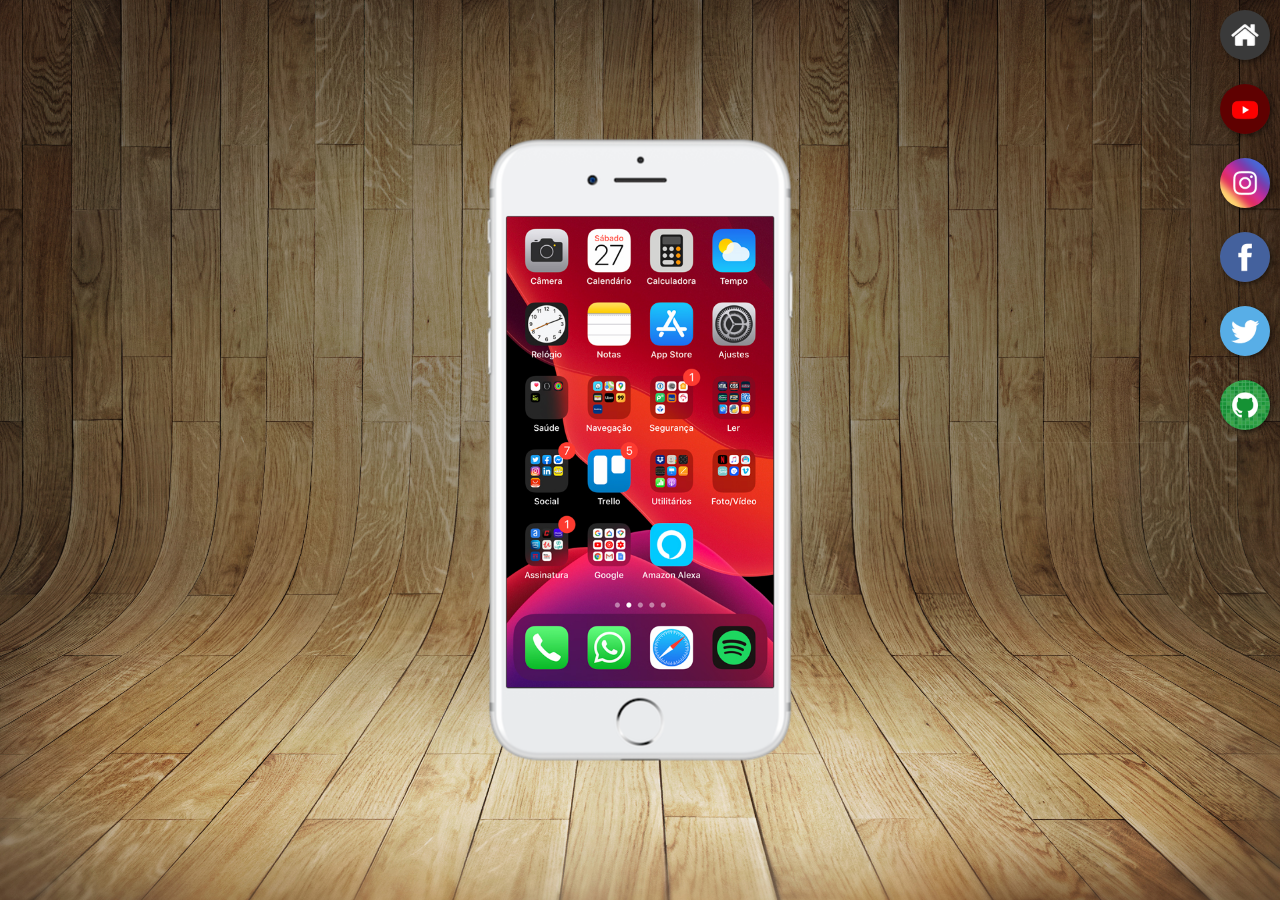
<file: index.html>
<!DOCTYPE html>
<html lang="pt-br">
<head>
    <meta charset="UTF-8">
    <meta http-equiv="X-UA-Compatible" content="IE=edge">
    <meta name="viewport" content="width=device-width, initial-scale=1.0">
    <link rel="shortcut icon" href="favicon.ico" type="image/x-icon">
    <link rel="stylesheet" href="style/style.css">
    <title>Projeto Redes Sociais</title>
</head>
<body>
    <main>
        <section id="telefone">
            <iframe src="home.html" name="tela" id="tela" frameborder="0"></iframe>
        </section>
        <section id="redes-sociais">
            <a href="home.html" target="tela"><img src="imagens/logo-home.jpg" alt="Home"></a><br>
            <a href="youtube.html" target="tela"><img src="imagens/logo-youtube.jpg" alt="Youtube"></a><br>
            <a href="instagram.html" target="tela"><img src="imagens/logo-instagram.jpg" alt="Instagram"></a><br>
            <a href="facebook.html" target="tela"><img src="imagens/logo-facebook.jpg" alt="Facebook"></a><br>
            <a href="twitter.html" target="tela"><img src="imagens/logo-twitter.jpg" alt="Twitter"></a><br>
            <a href="github.html" target="tela"><img src="imagens/logo-github.jpg" alt="GitHub"></a><br>
        </section>
    </main>
</body>
</html>
</file>
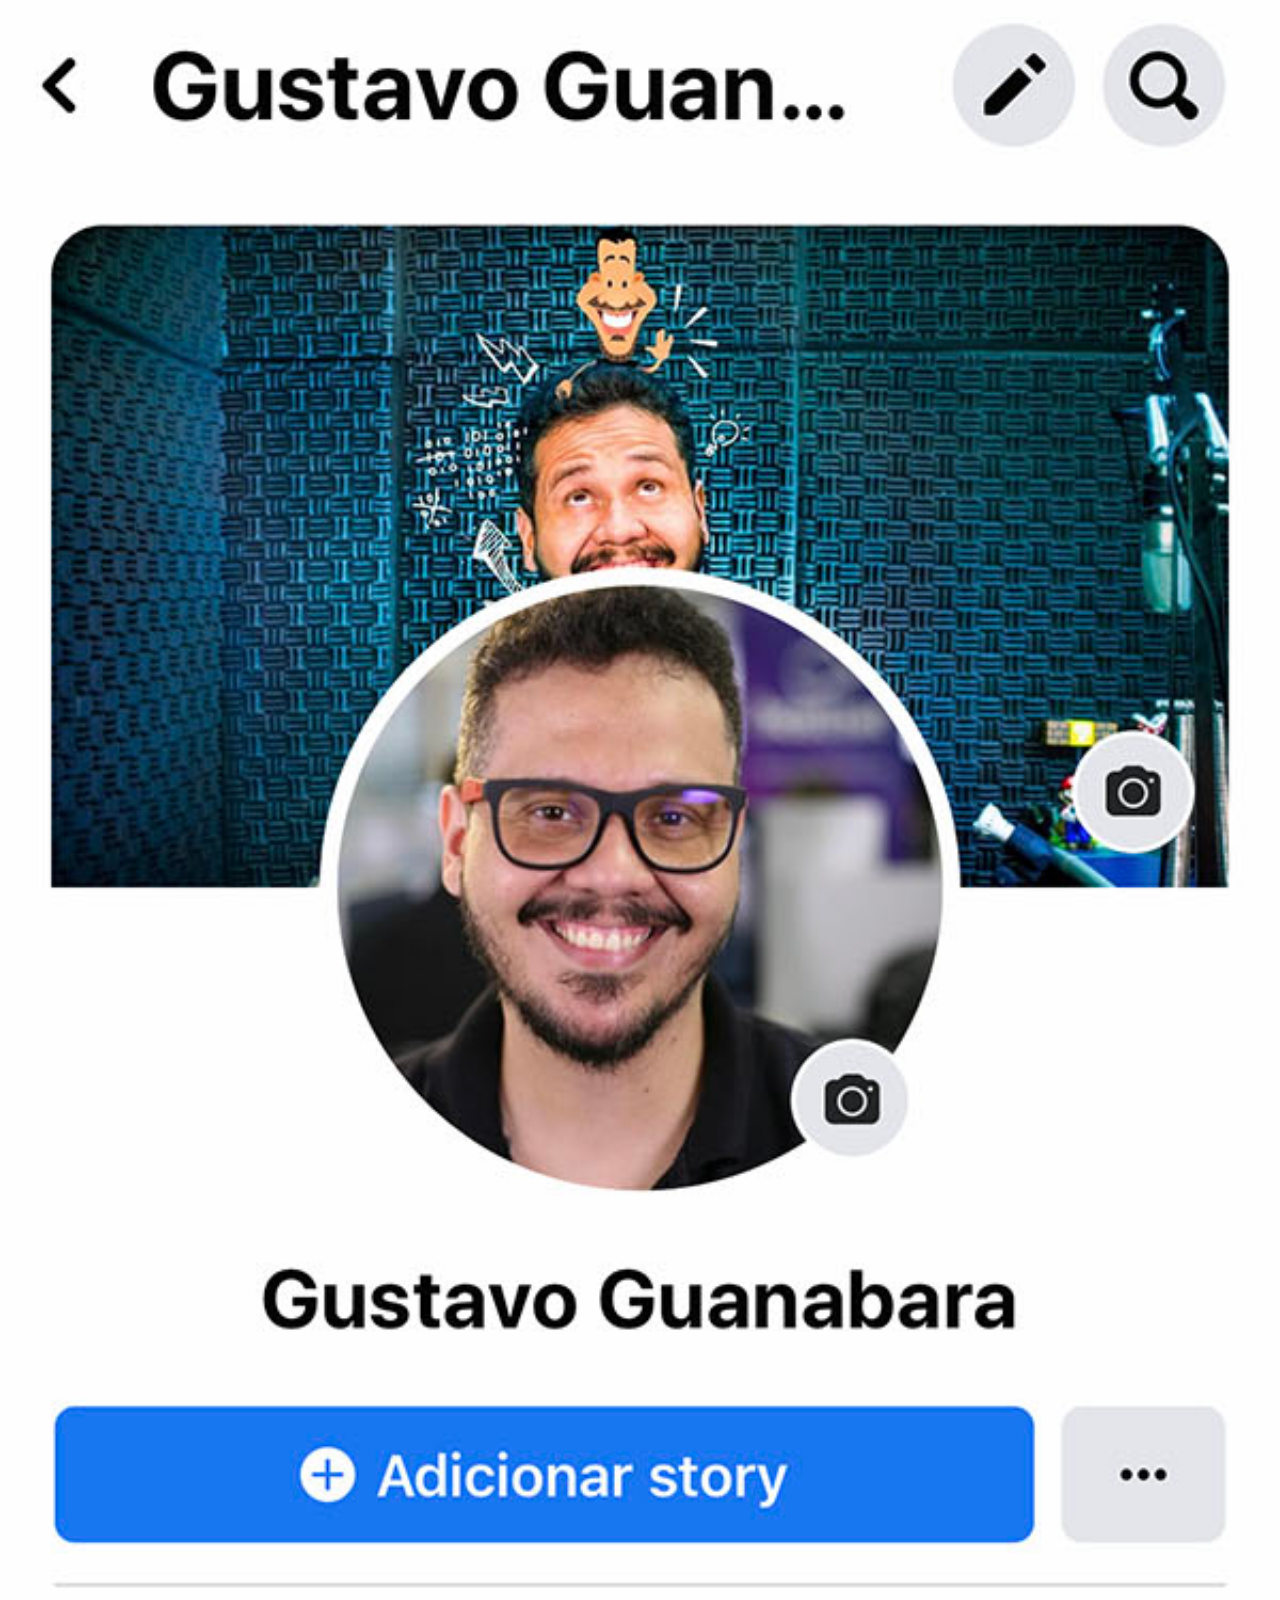
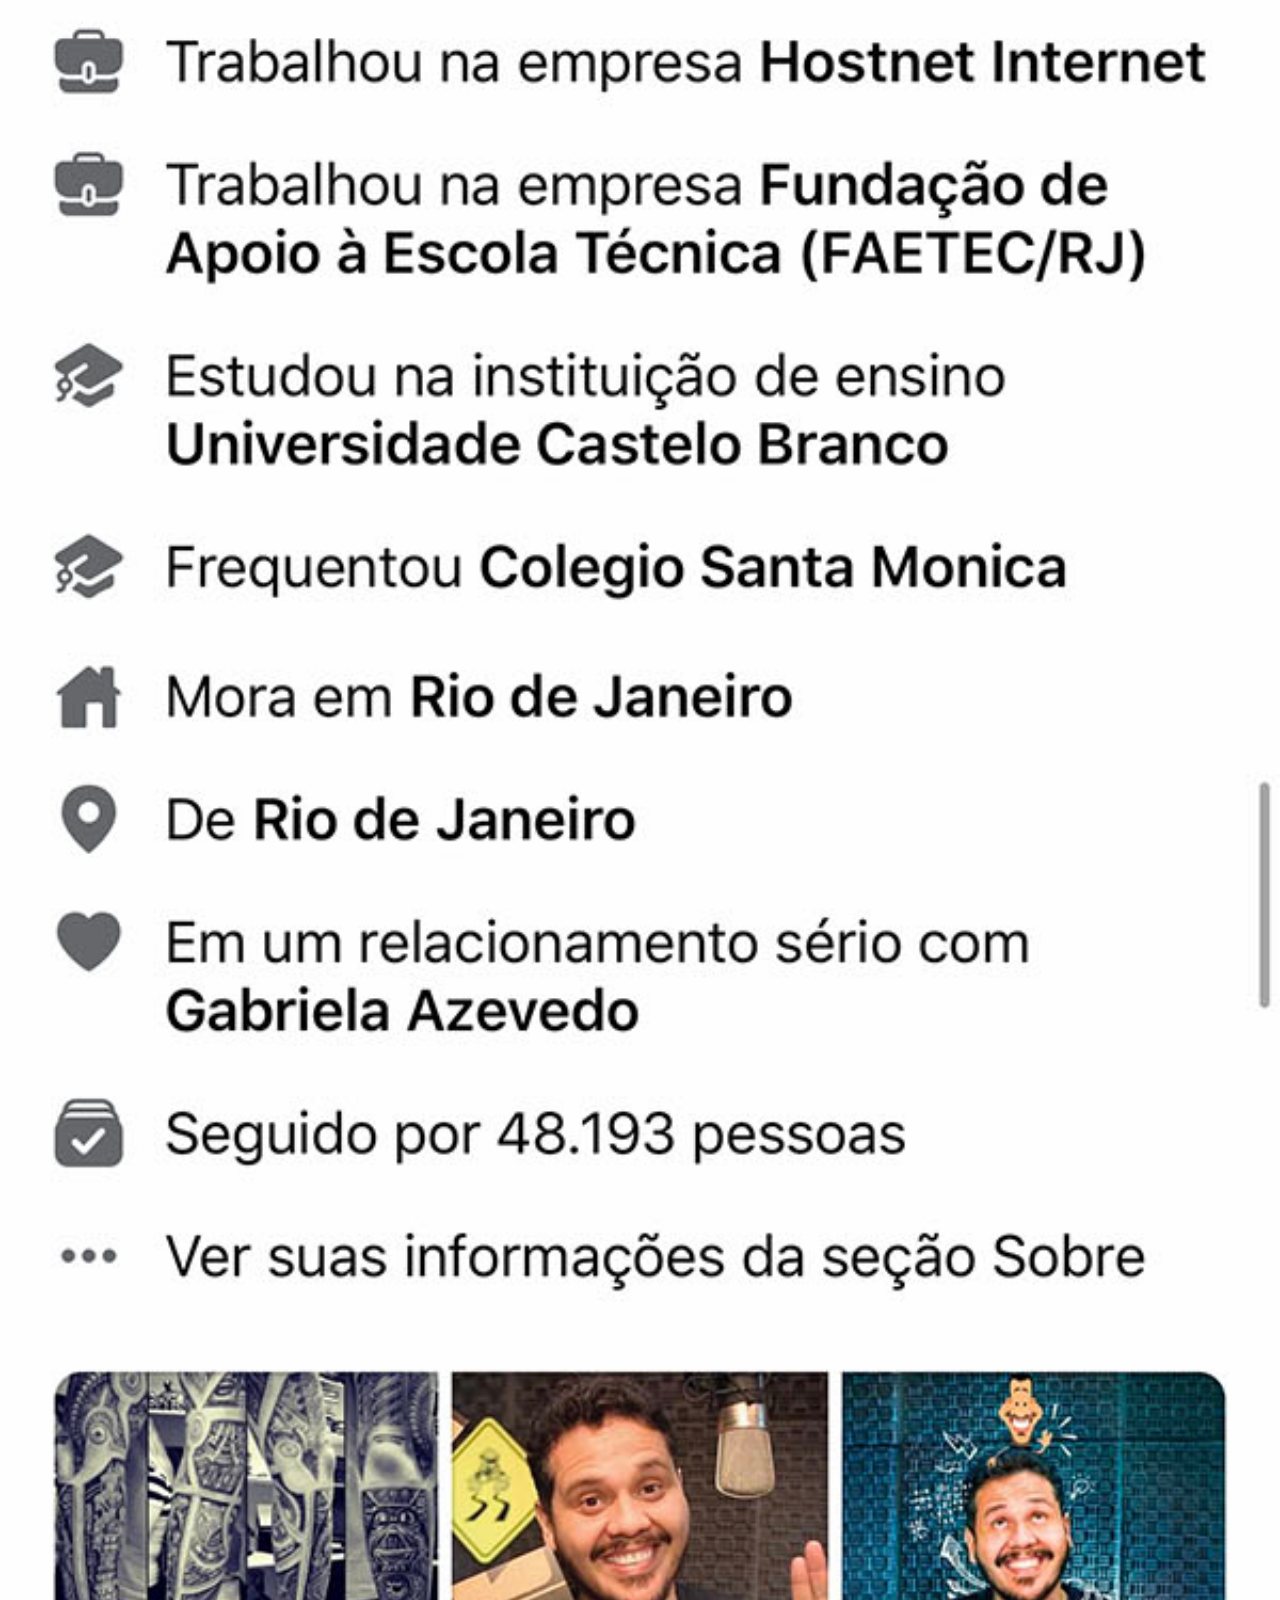
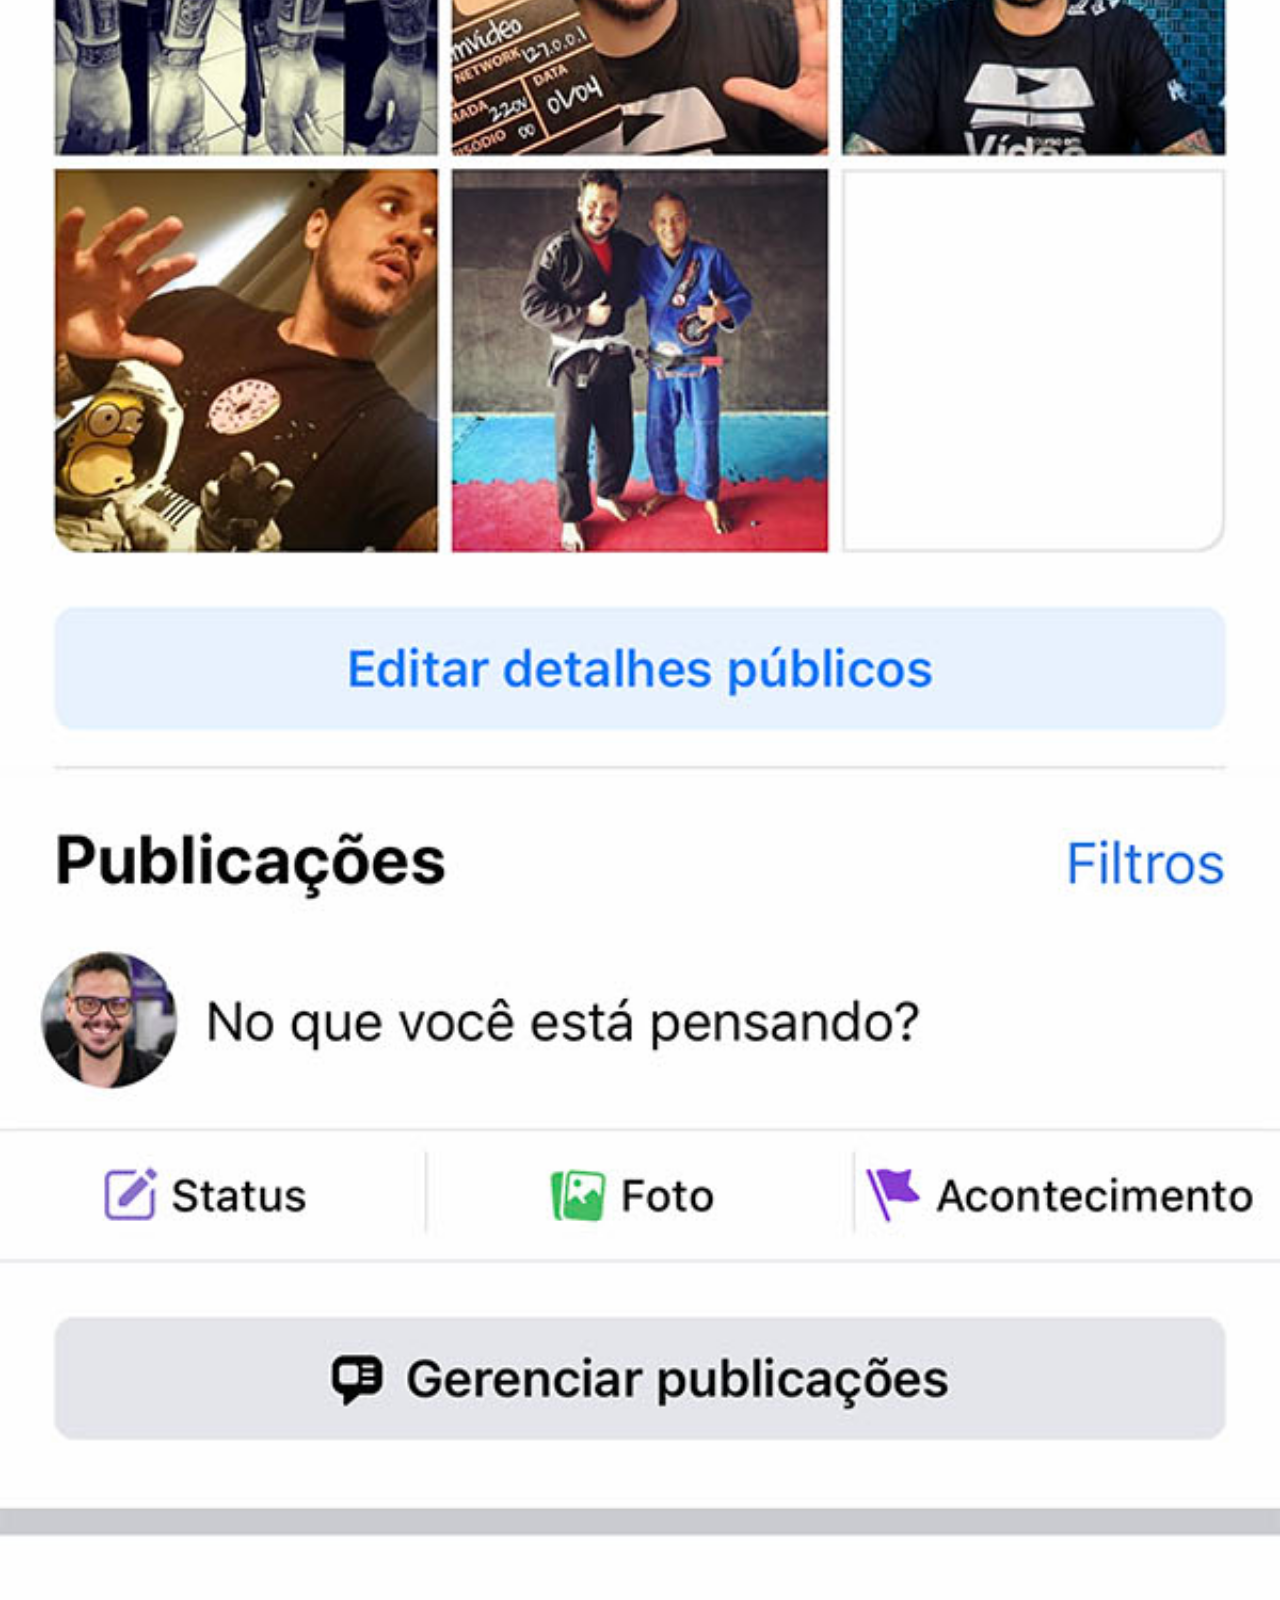
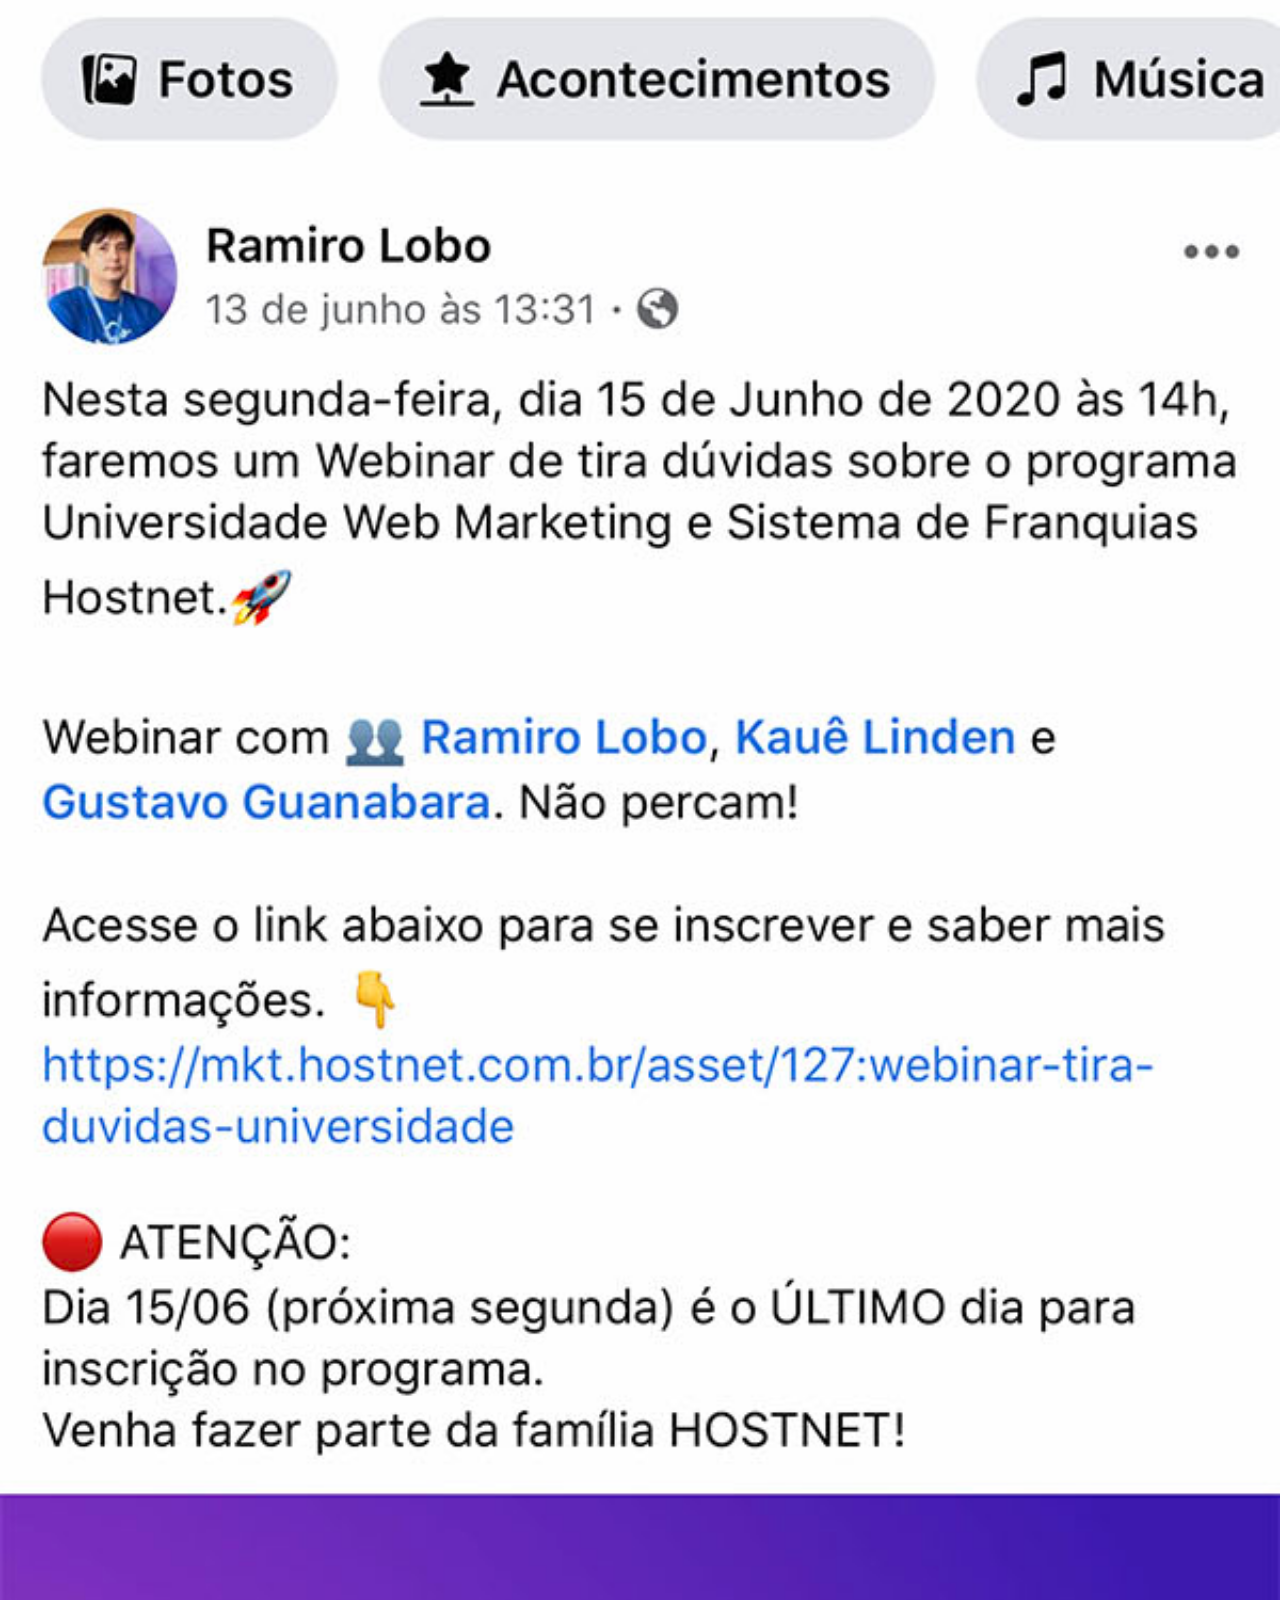
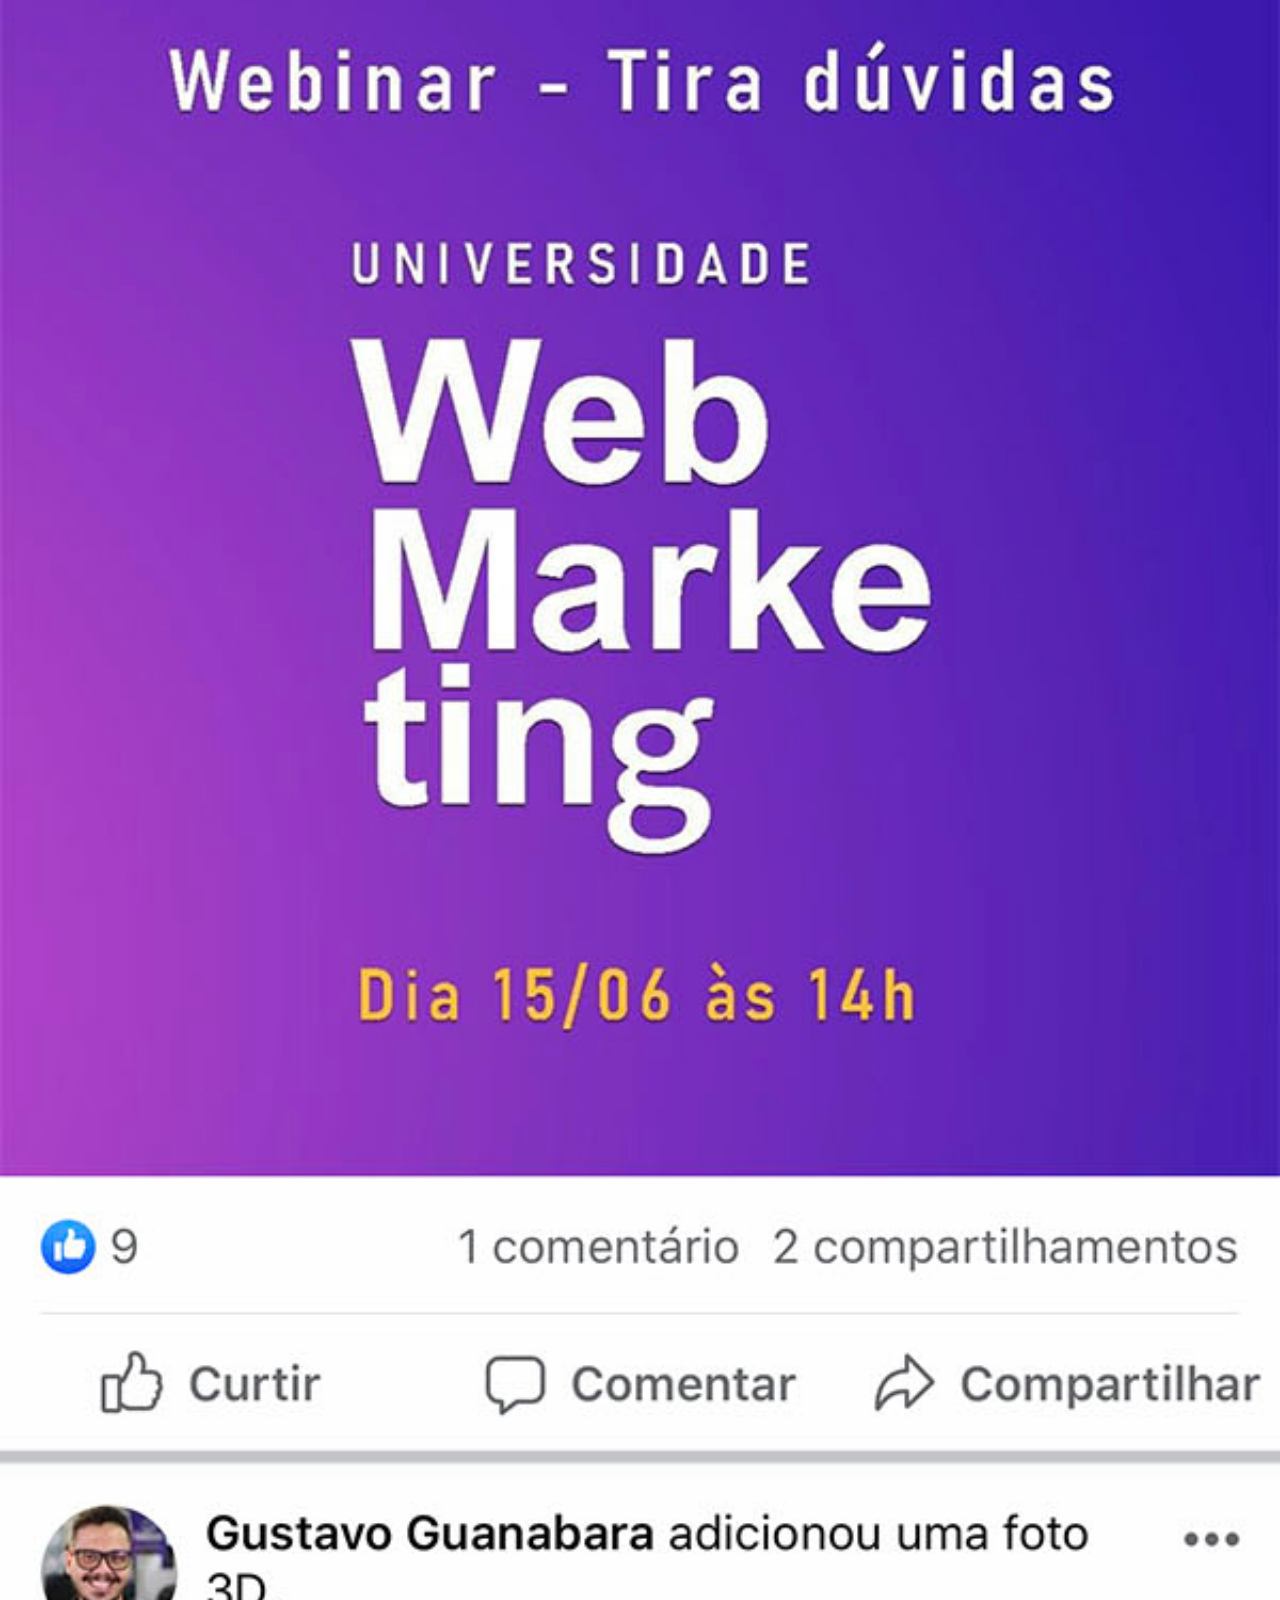
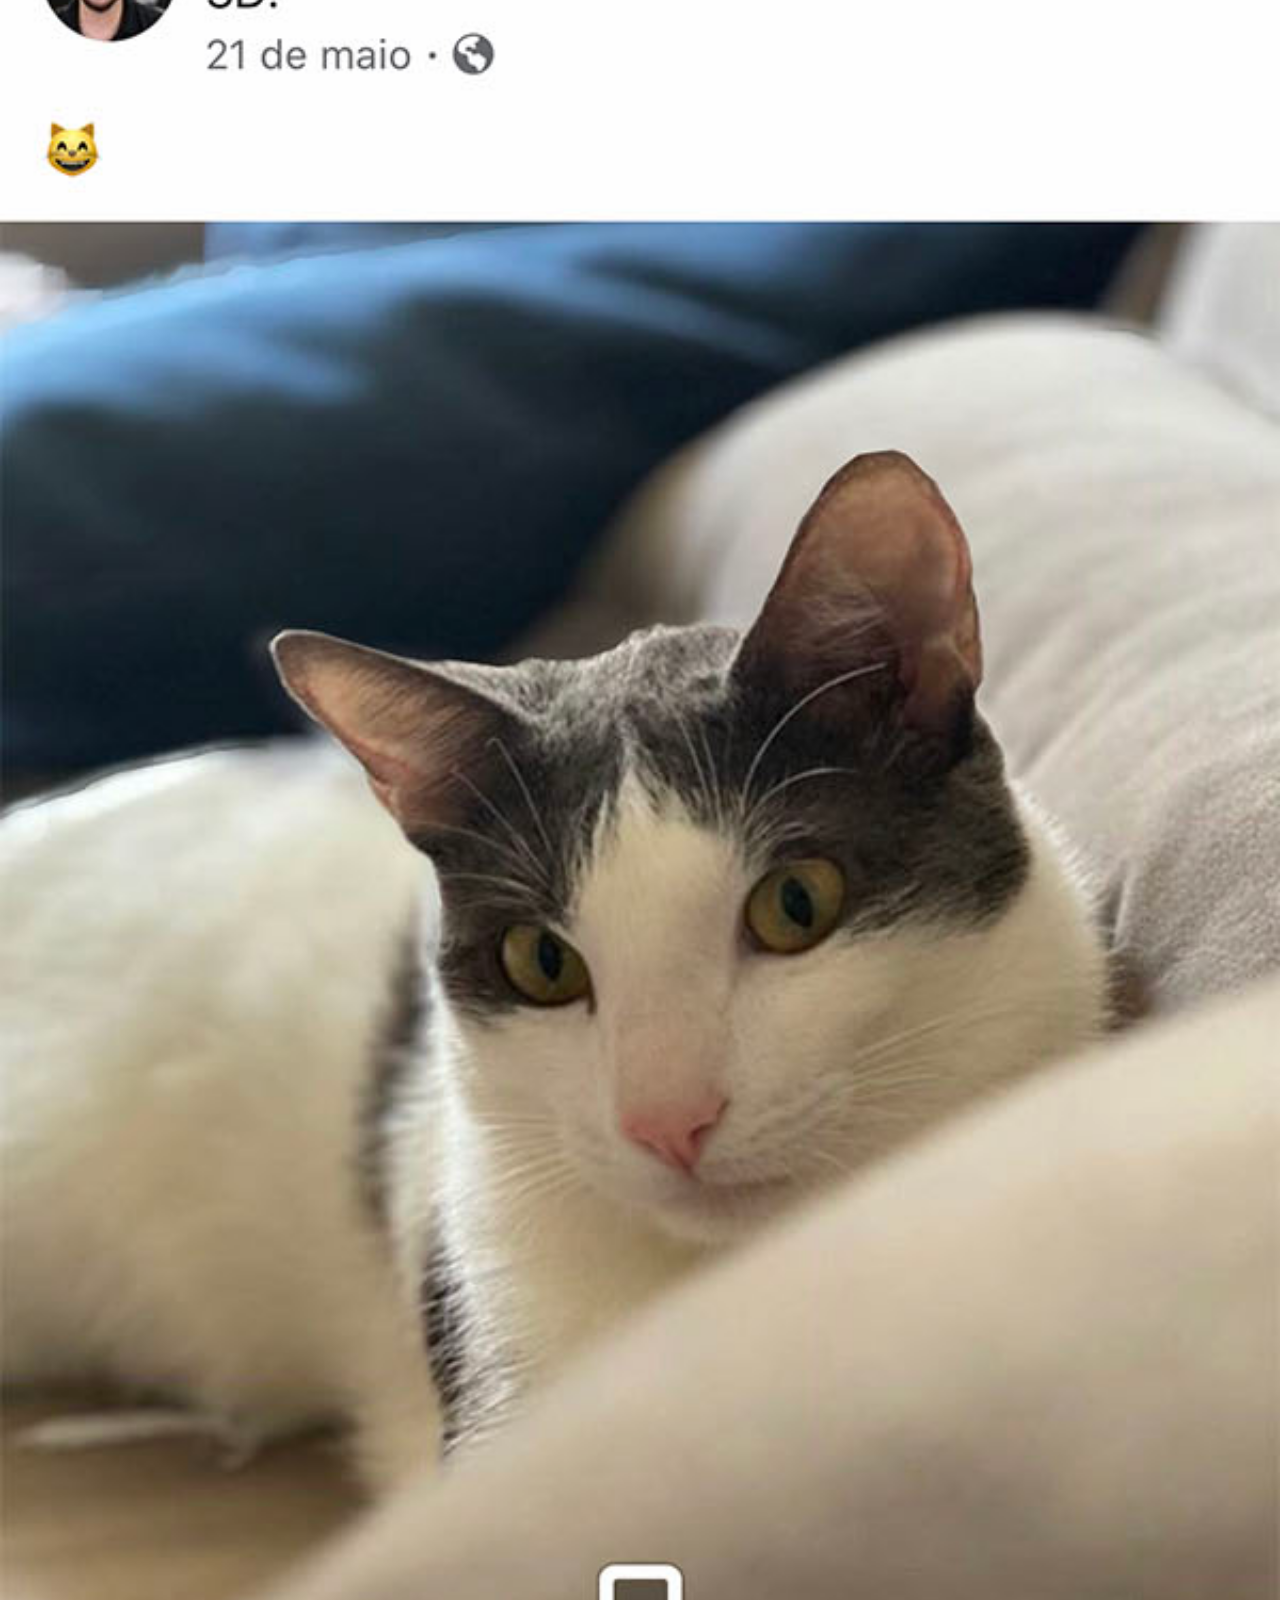
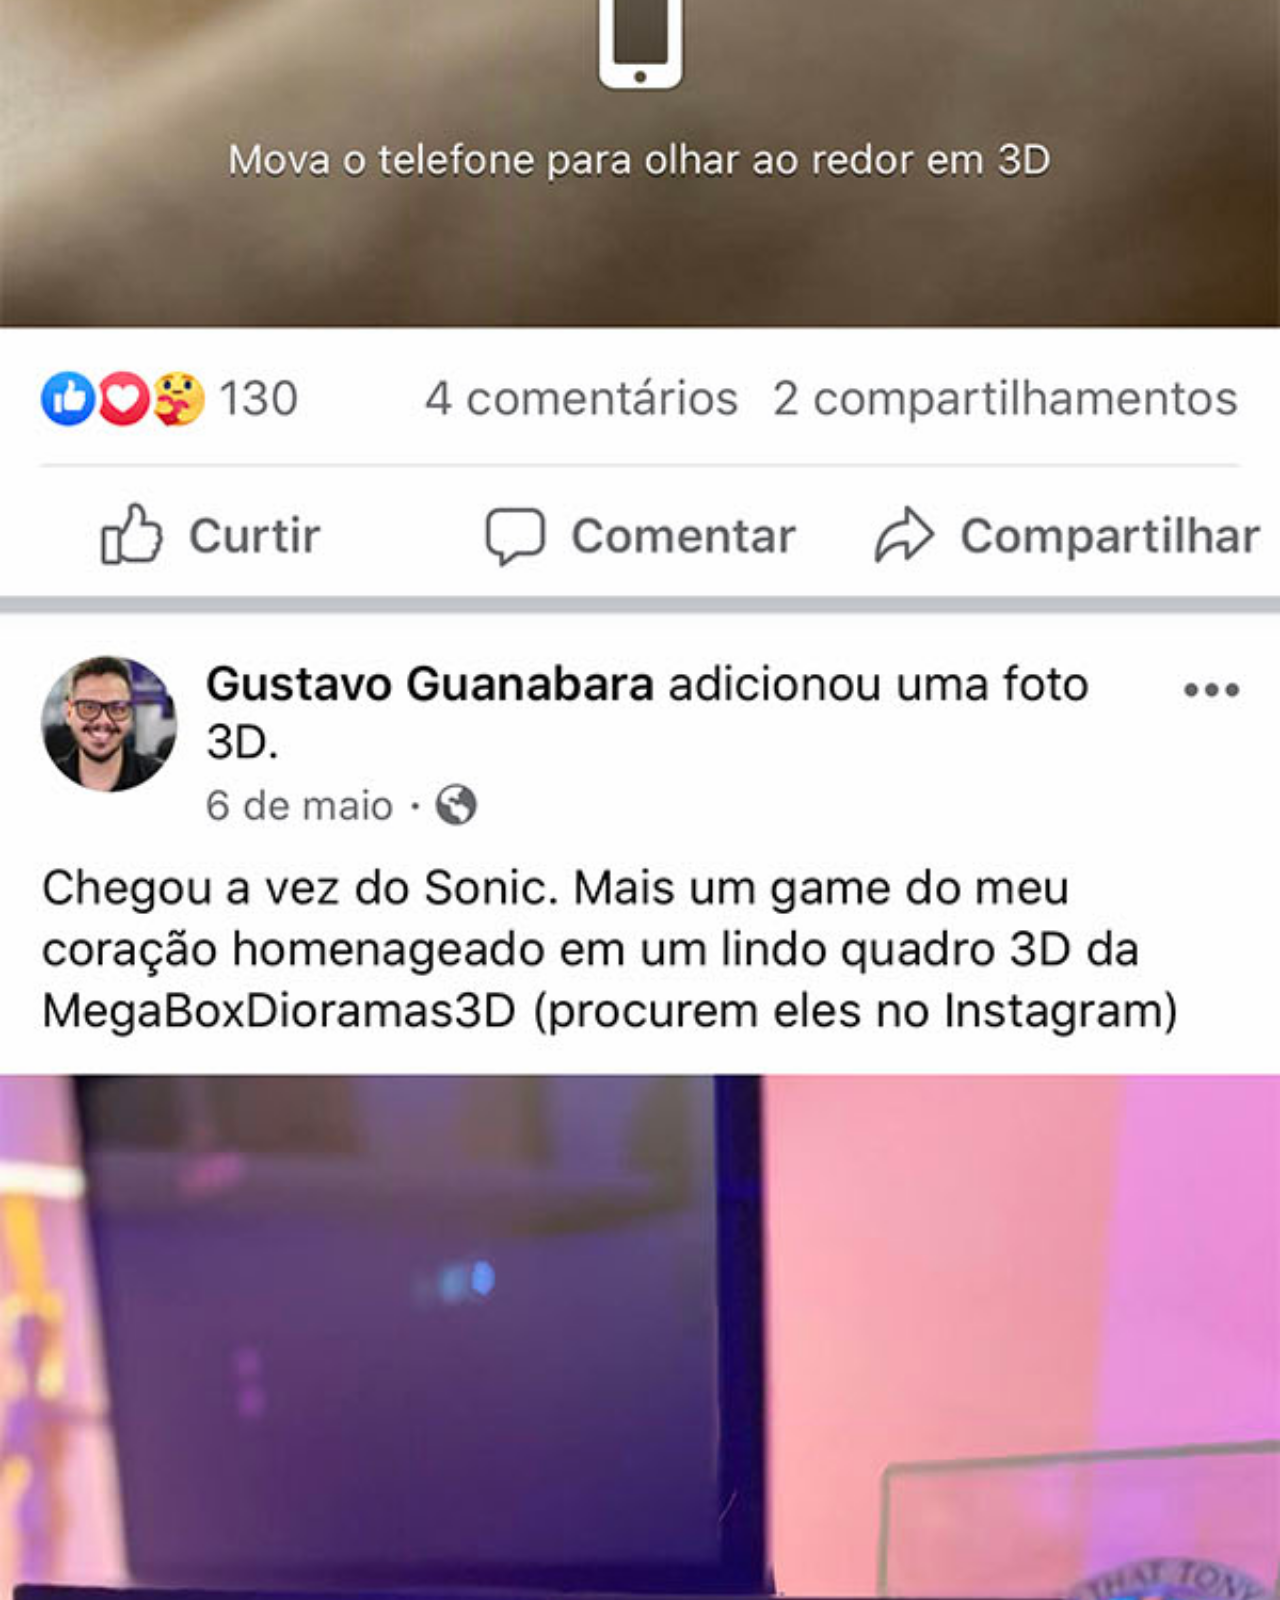
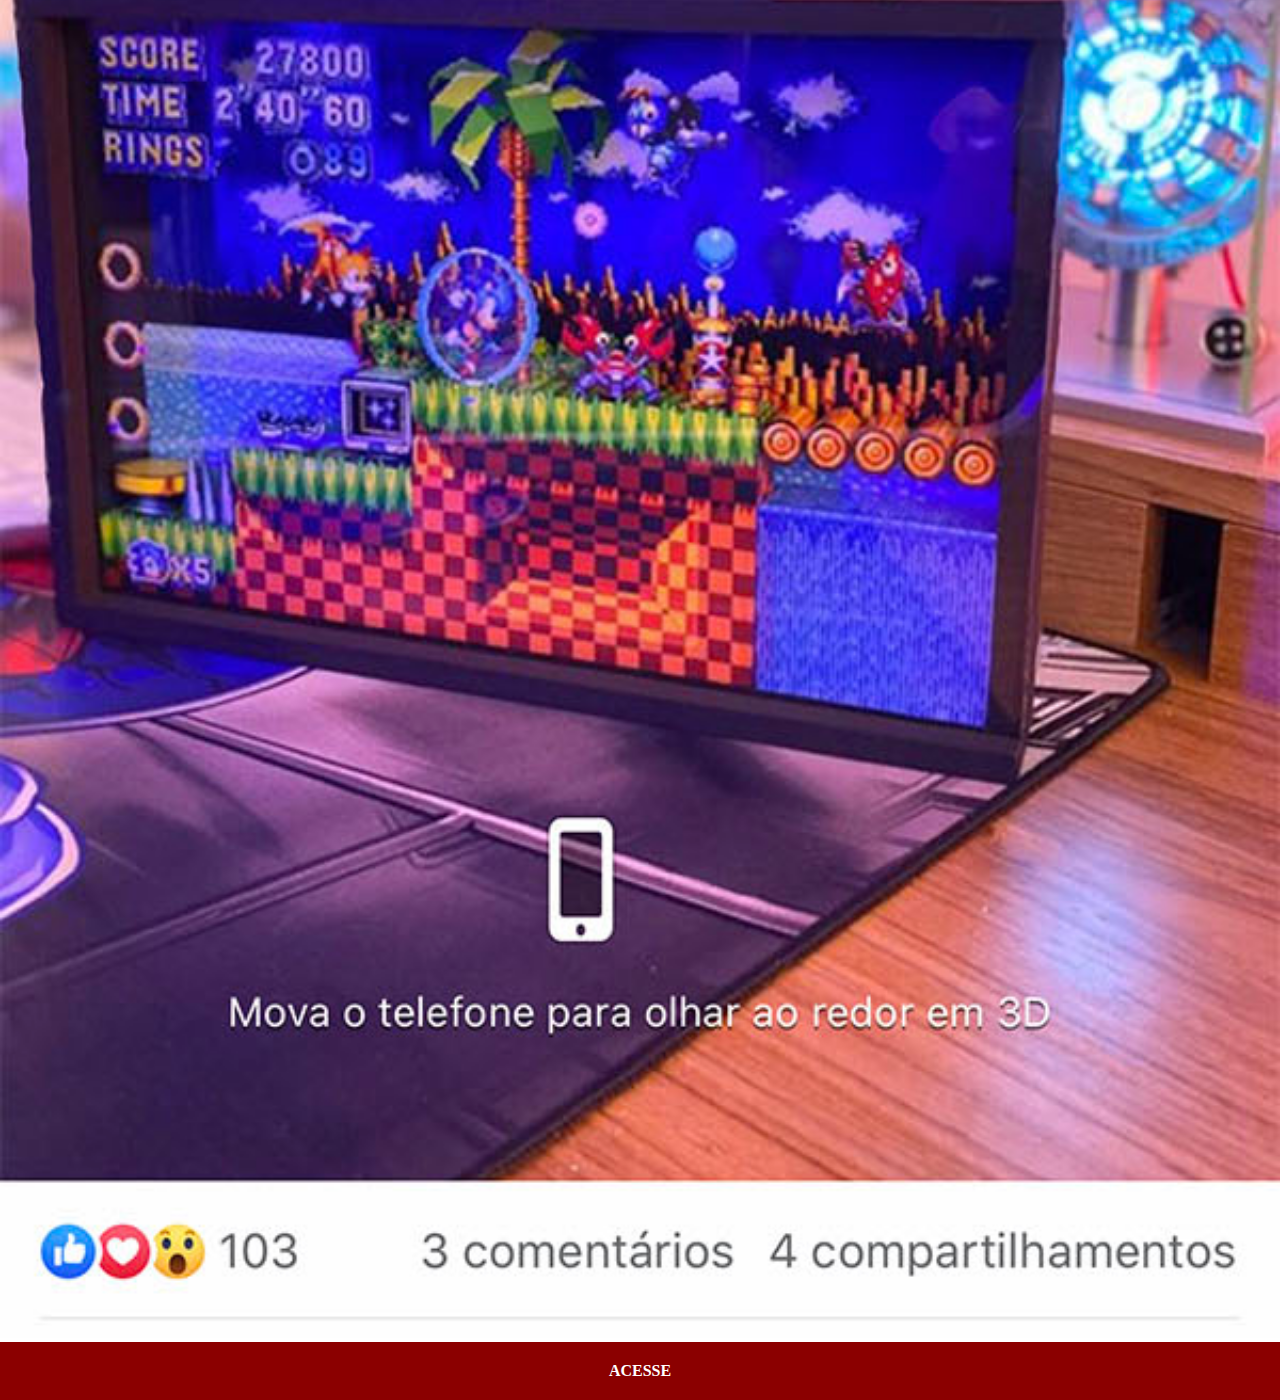
<file: facebook.html>
<!DOCTYPE html>
<html lang="pt-br">
<head>
    <meta charset="UTF-8">
    <meta http-equiv="X-UA-Compatible" content="IE=edge">
    <meta name="viewport" content="width=device-width, initial-scale=1.0">
    <title>Facebook</title>
    <link rel="stylesheet" href="style/social.css">
</head>
<body>
    <img src="imagens/tela-facebook.jpg" alt="Facebook">
    <a href="https://www.facebook.com/gustavoguanabara/?locale=pt_BR" target="_blank">ACESSE</a>
</body>
</html>
</file>
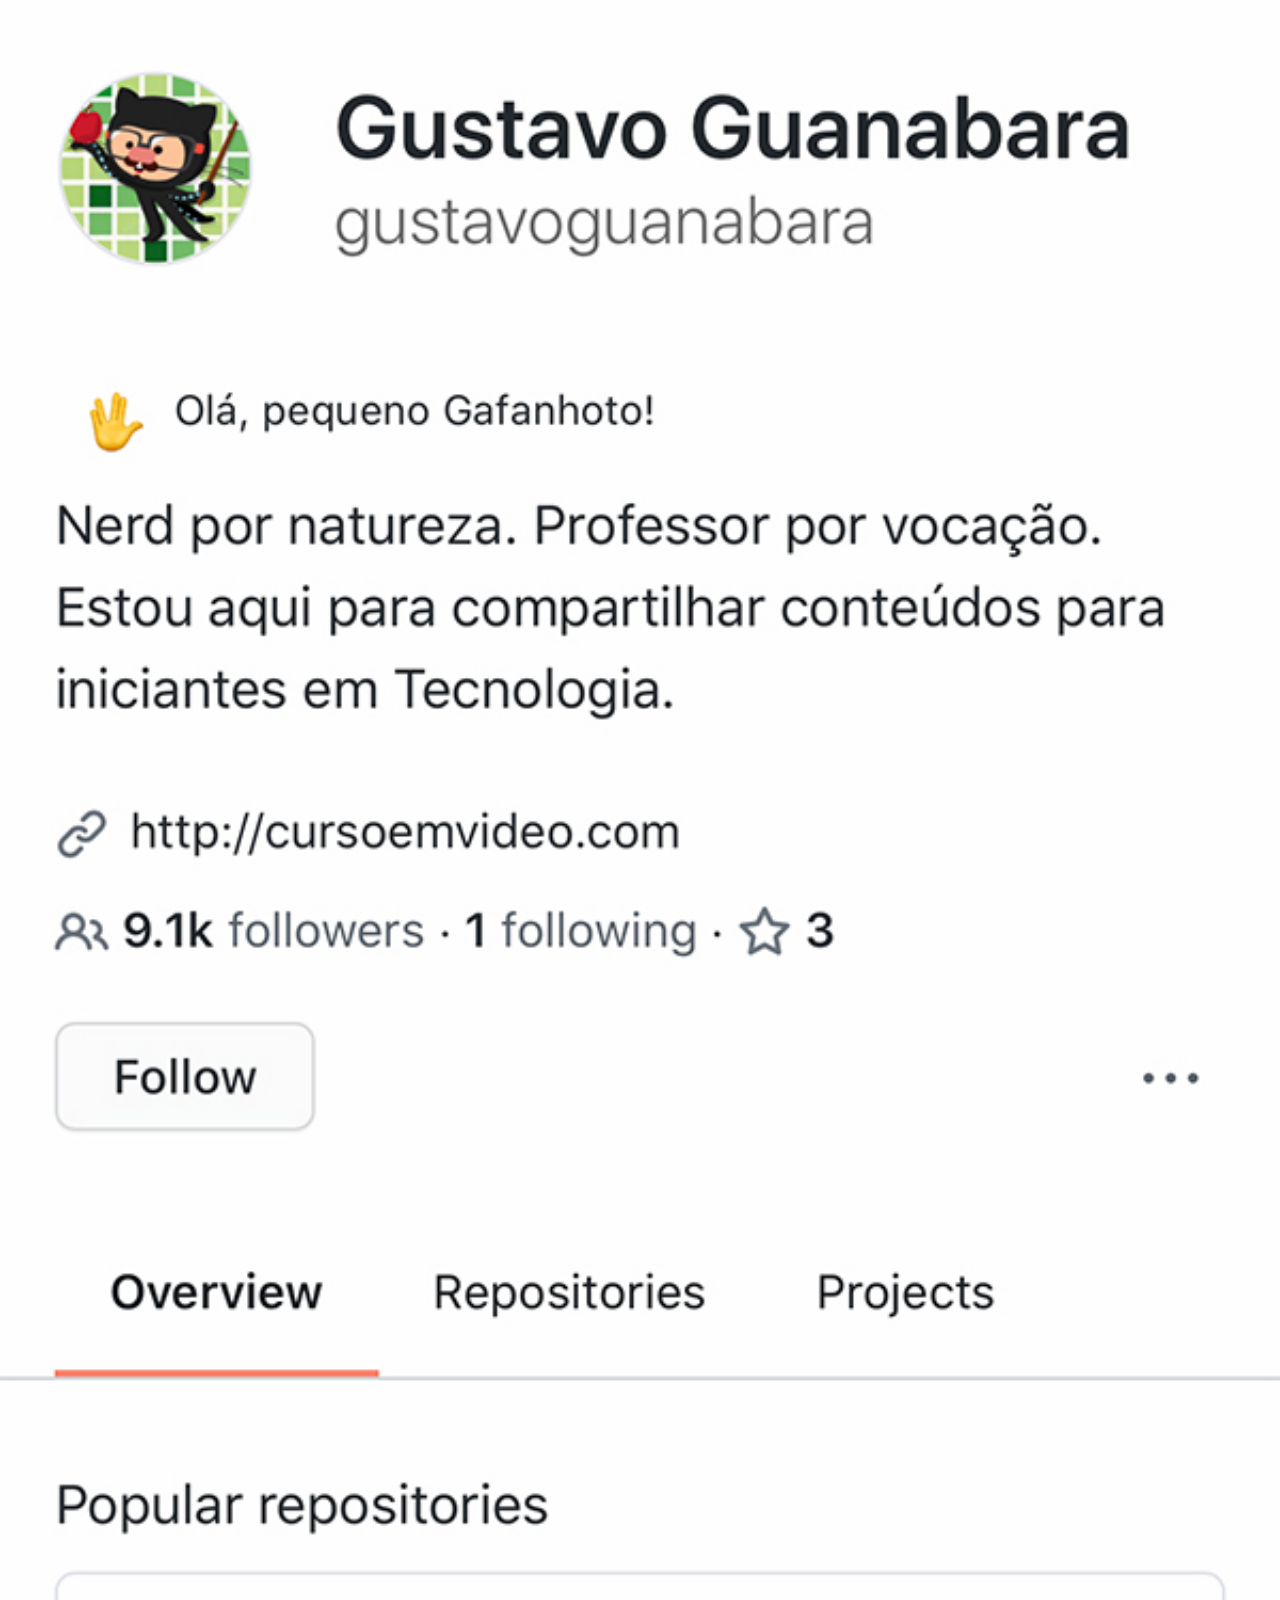
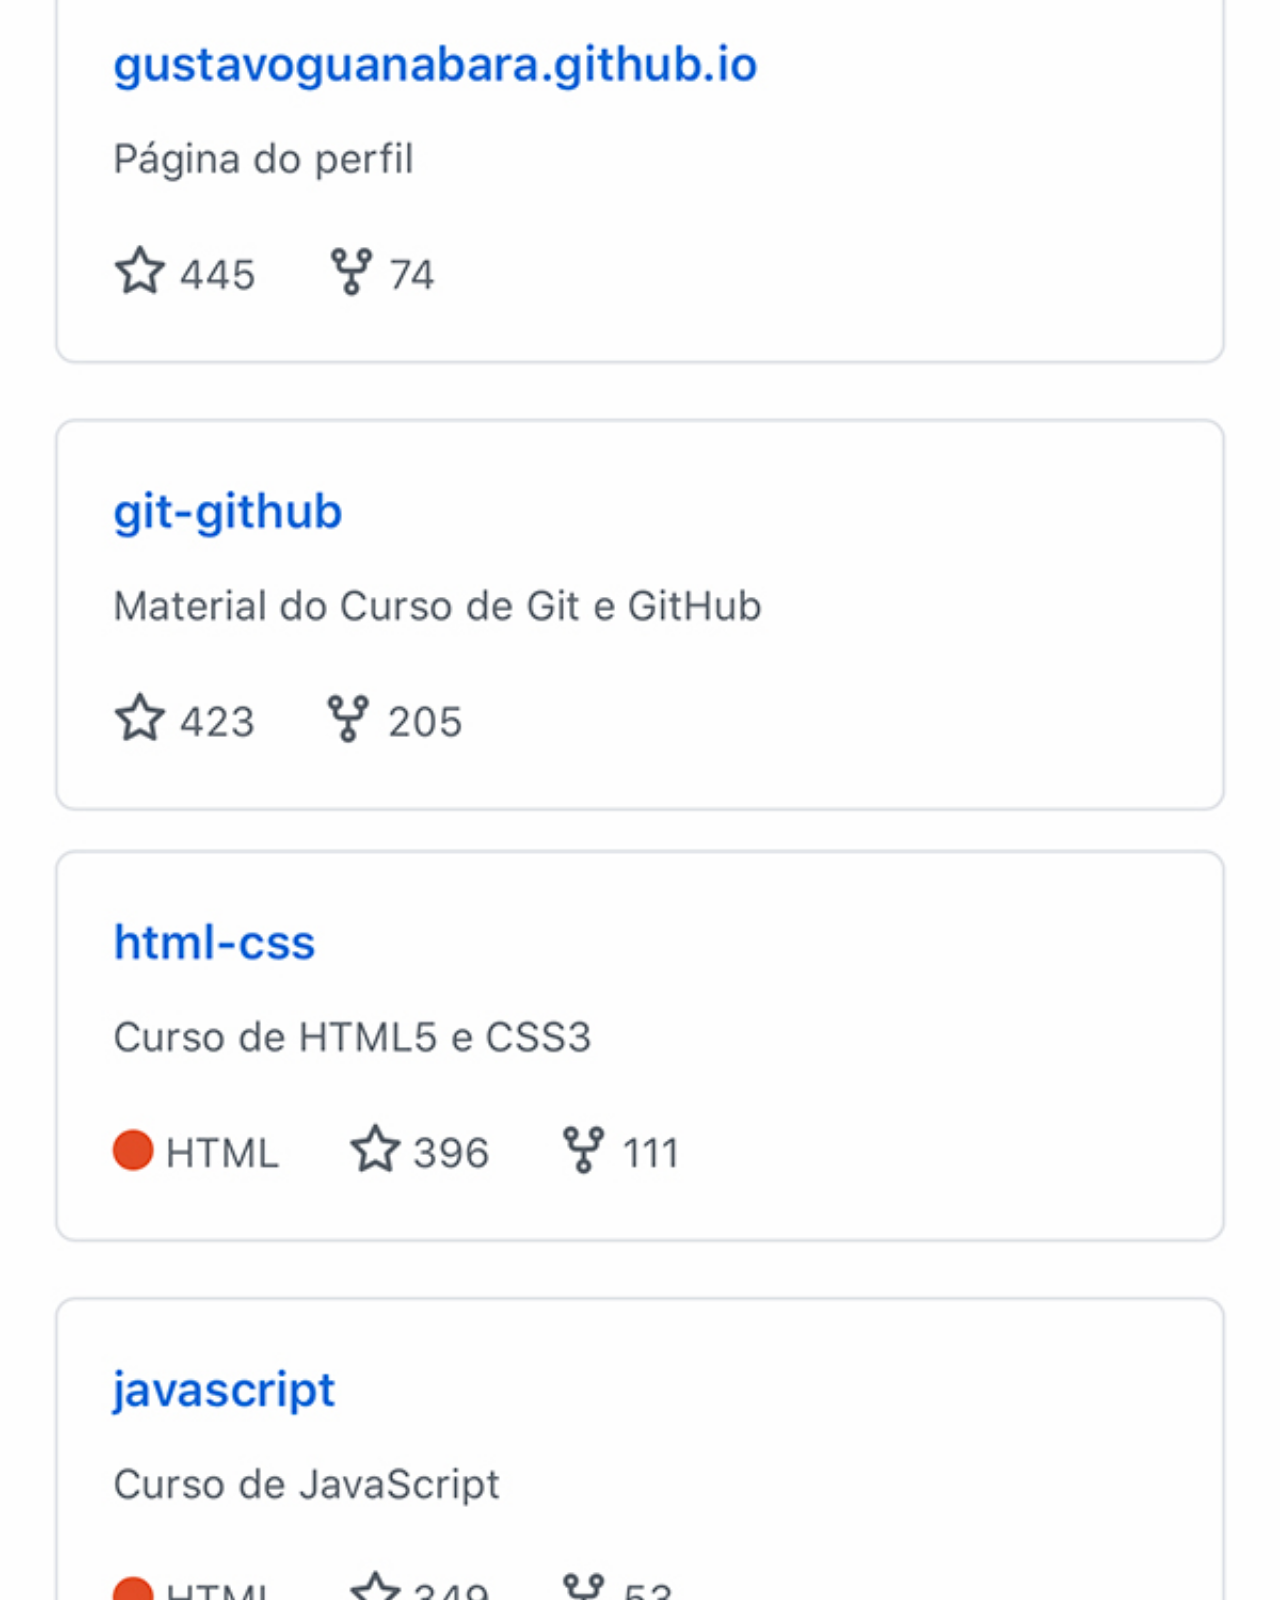
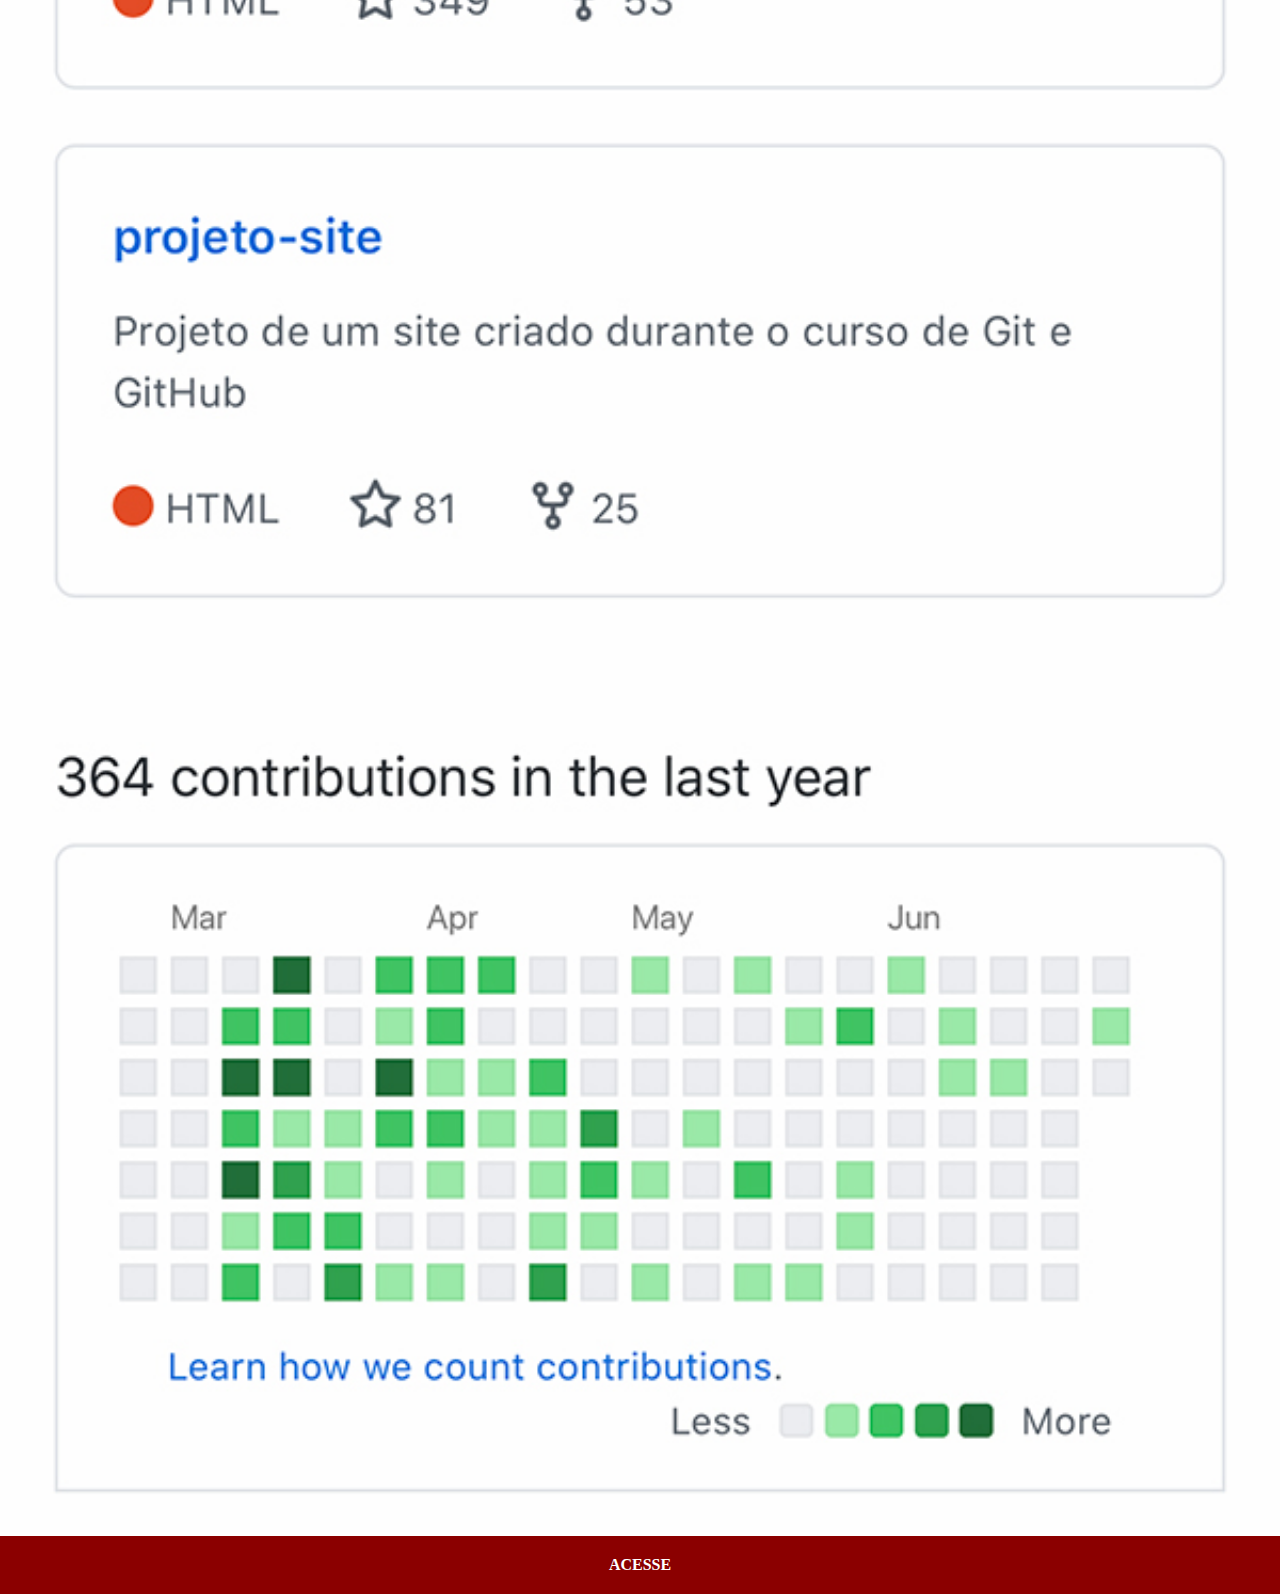
<file: github.html>
<!DOCTYPE html>
<html lang="pt-br">
<head>
    <meta charset="UTF-8">
    <meta http-equiv="X-UA-Compatible" content="IE=edge">
    <meta name="viewport" content="width=device-width, initial-scale=1.0">
    <title>GitHub</title>
    <link rel="stylesheet" href="style/social.css">
</head>
<body>
    <img src="imagens/tela-github.jpg" alt="GitHub">
    <a href="https://github.com/gustavoguanabara/" target="_blank">ACESSE</a>
</body>
</html>
</file>
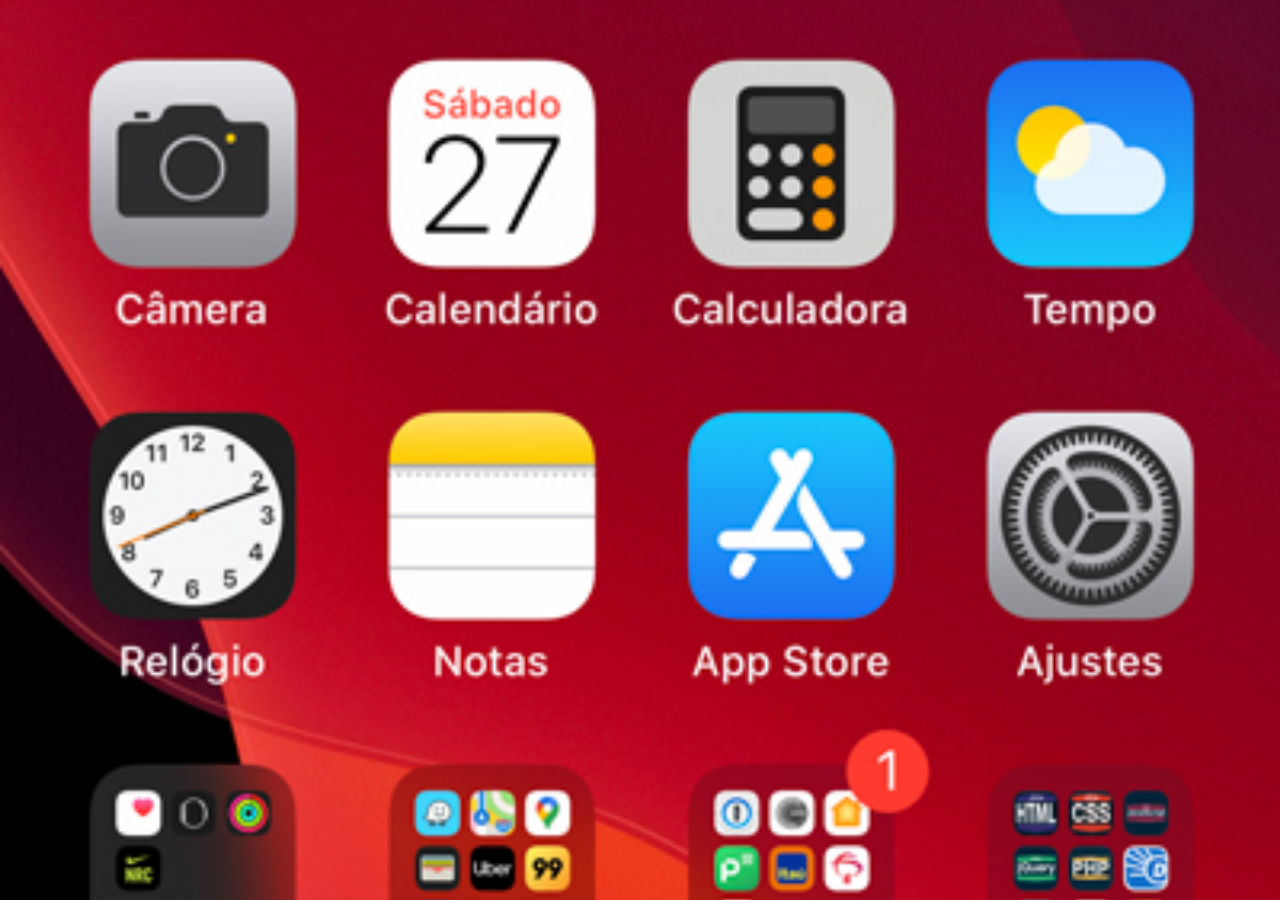
<file: home.html>
<!DOCTYPE html>
<html lang="pt-br">
<head>
    <meta charset="UTF-8">
    <meta http-equiv="X-UA-Compatible" content="IE=edge">
    <meta name="viewport" content="width=device-width, initial-scale=1.0">
    <title>Home</title>
</head>
<style>
    * {
        margin: 0px;
        padding: 0px;
    }

    body {
        width: 100vw;
        height: 100vh;
        background: black url('imagens/tela-home.jpg') no-repeat top center;
        background-size: cover;
    }
</style>
<body>
    
</body>
</html>
</file>
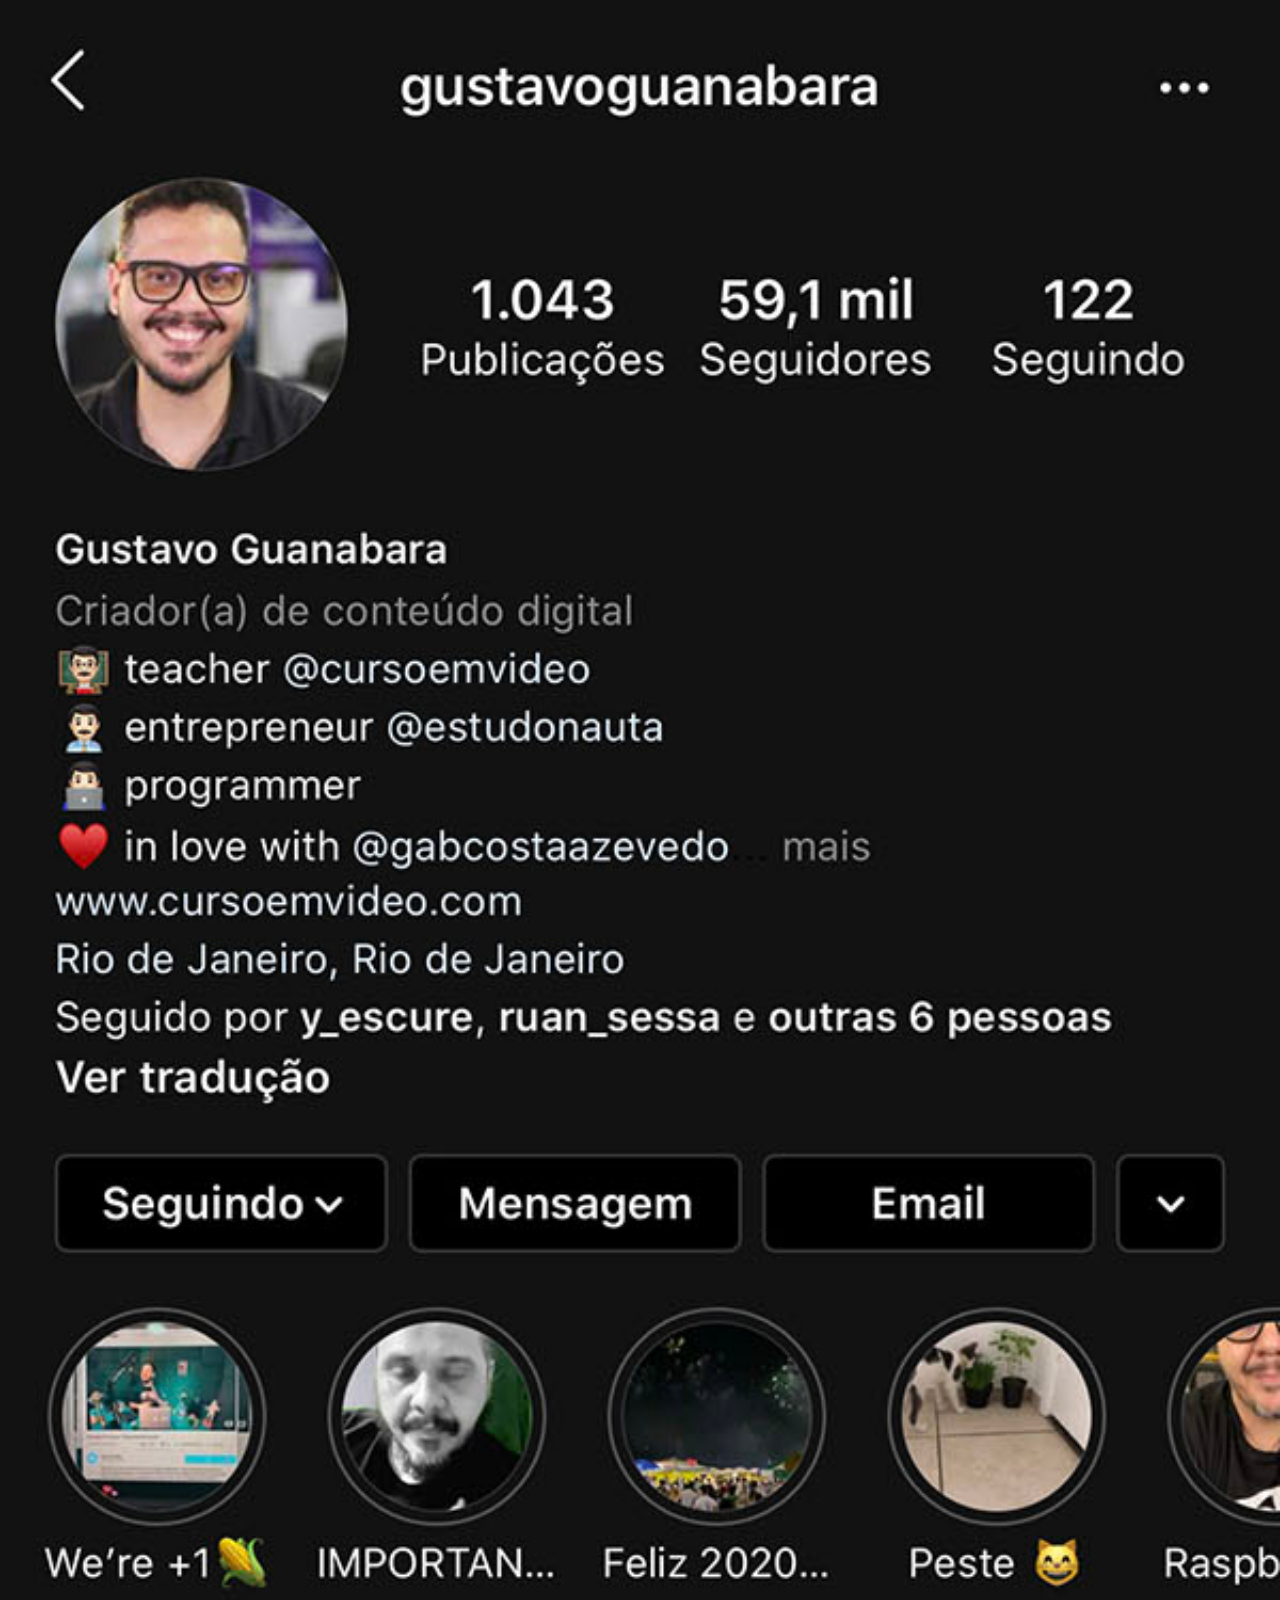
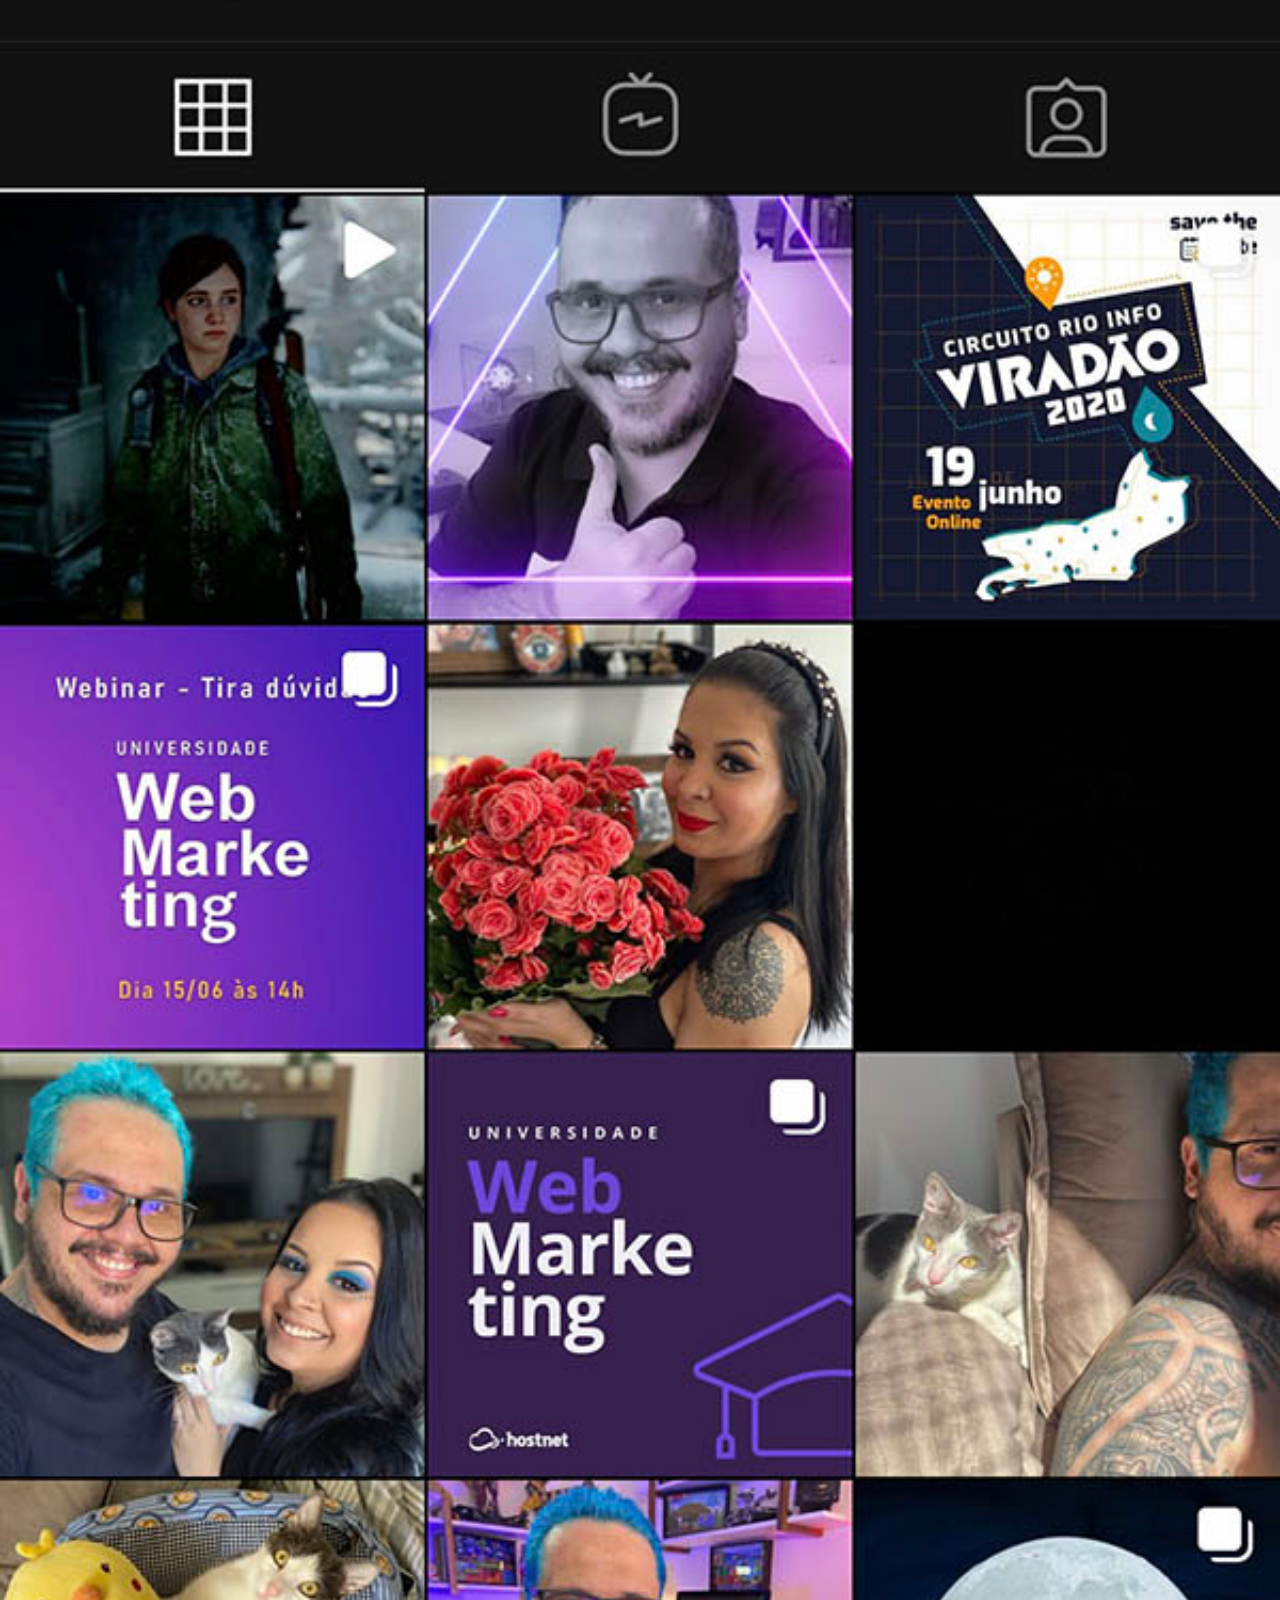
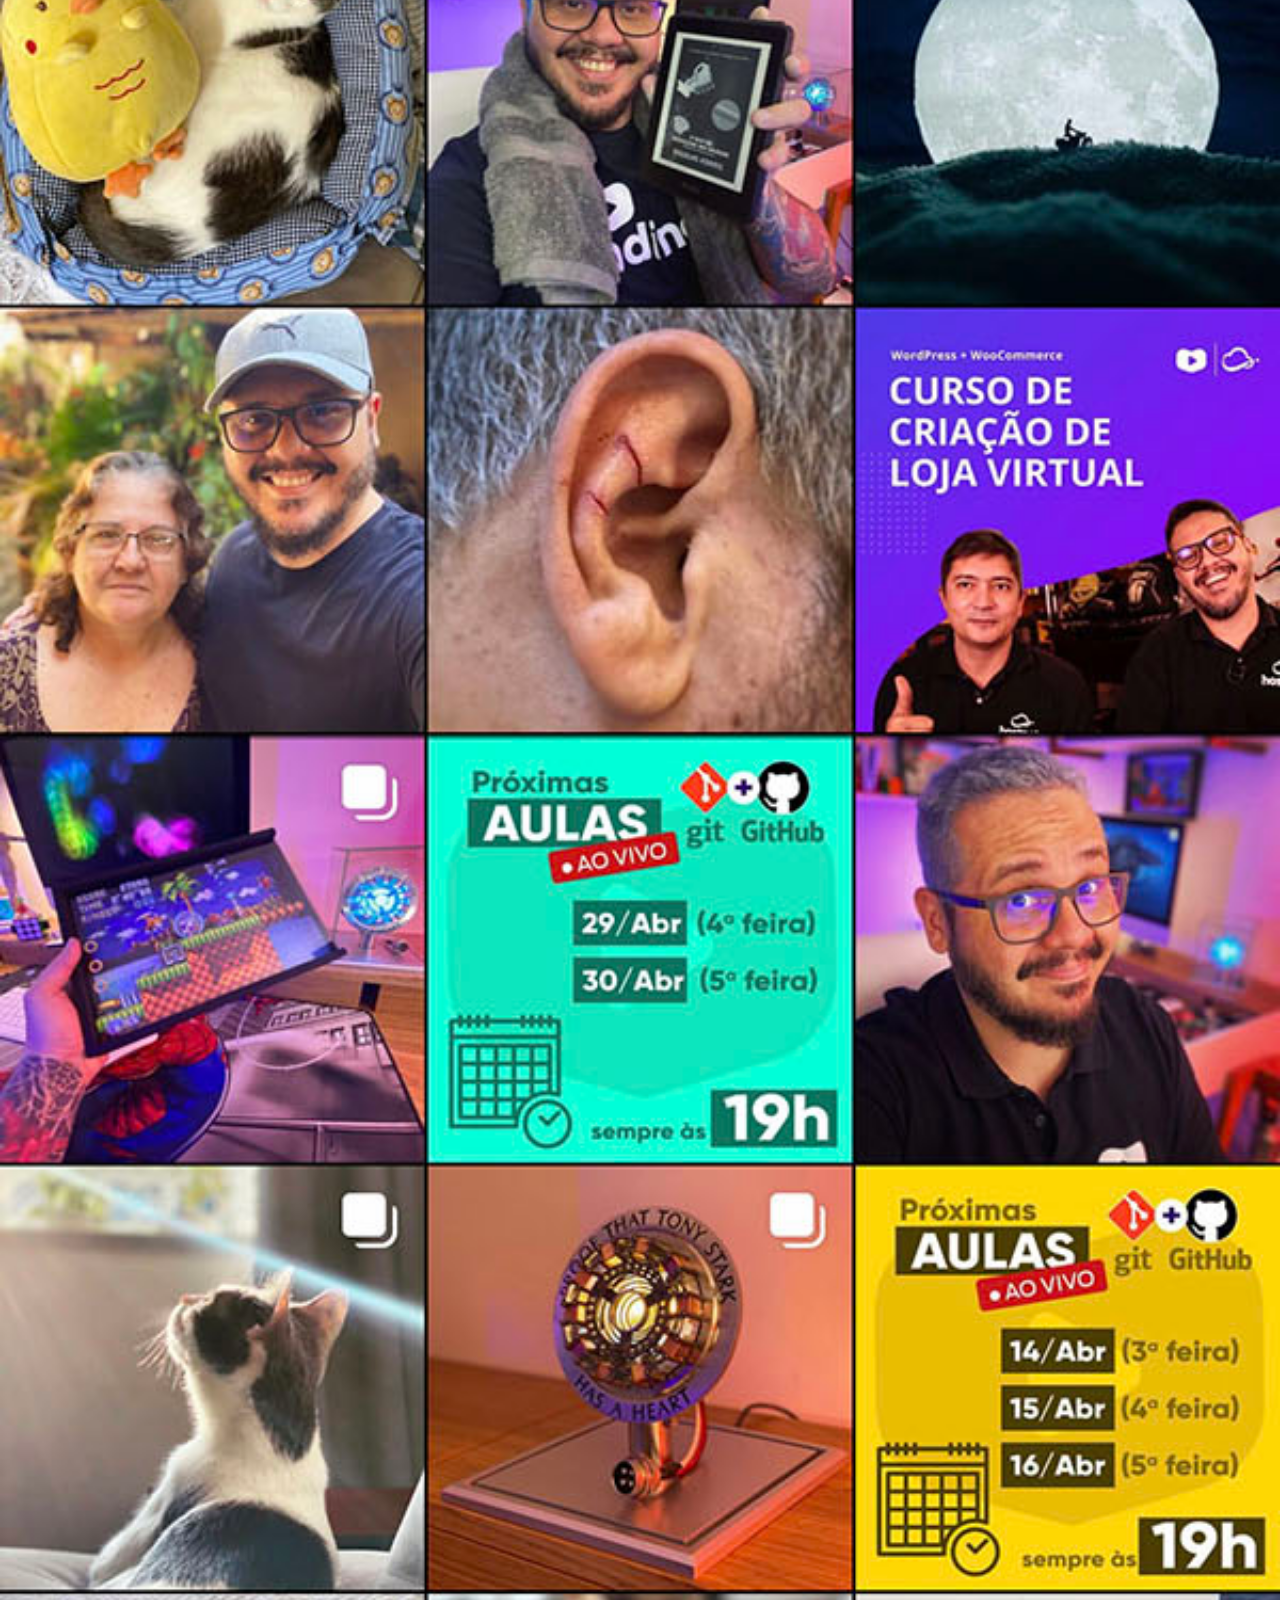
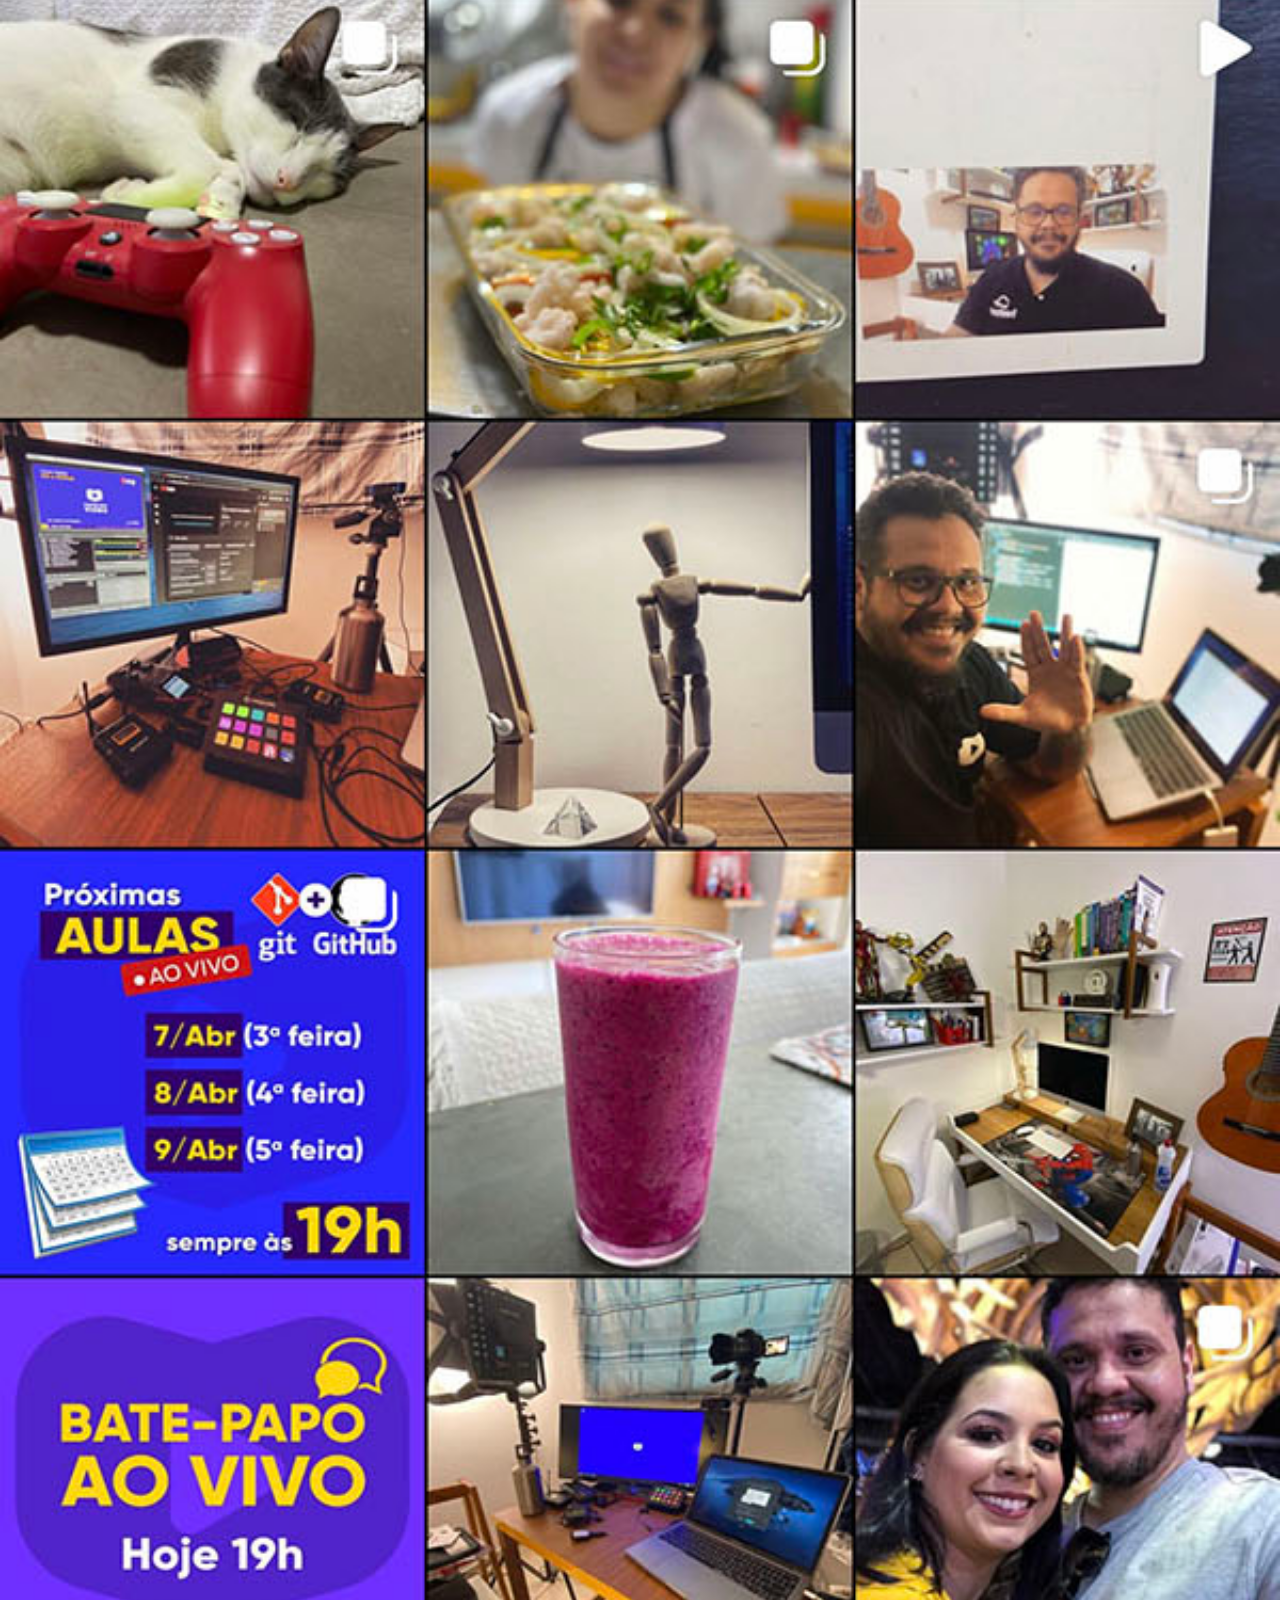
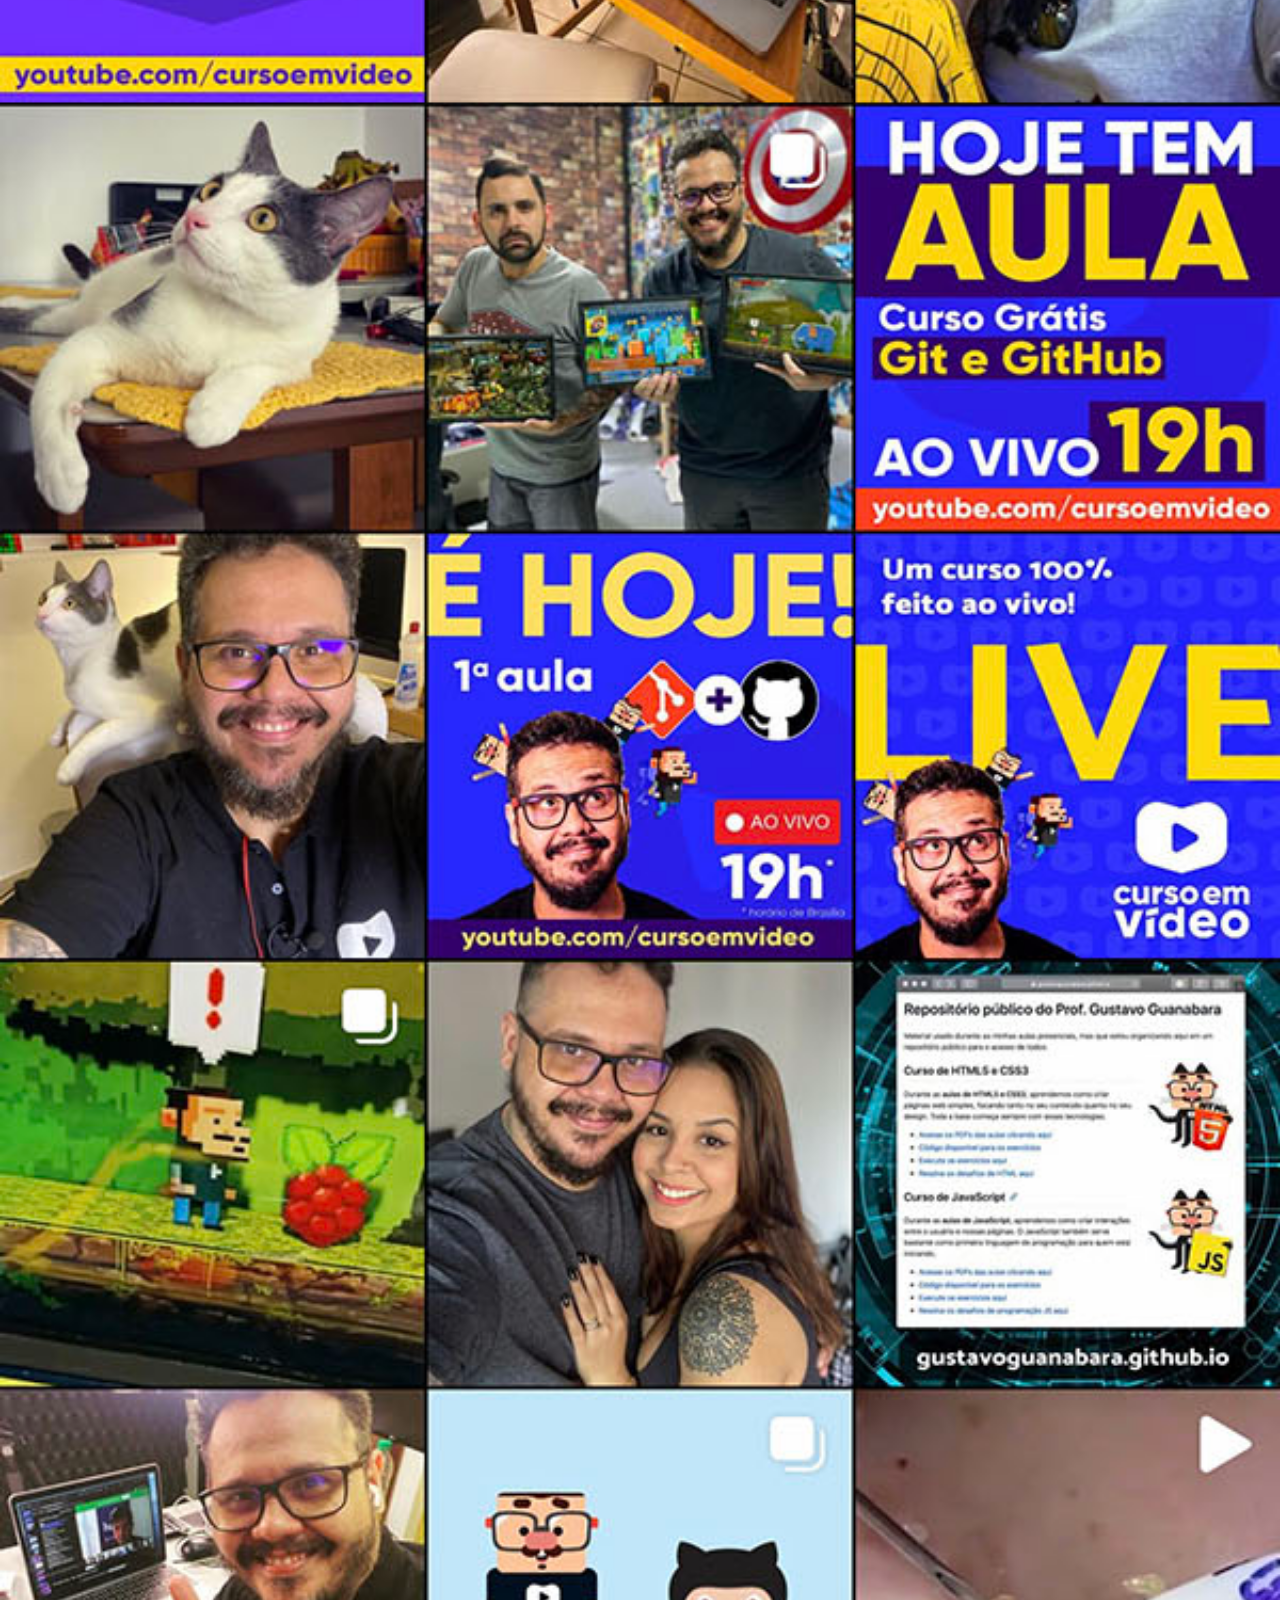
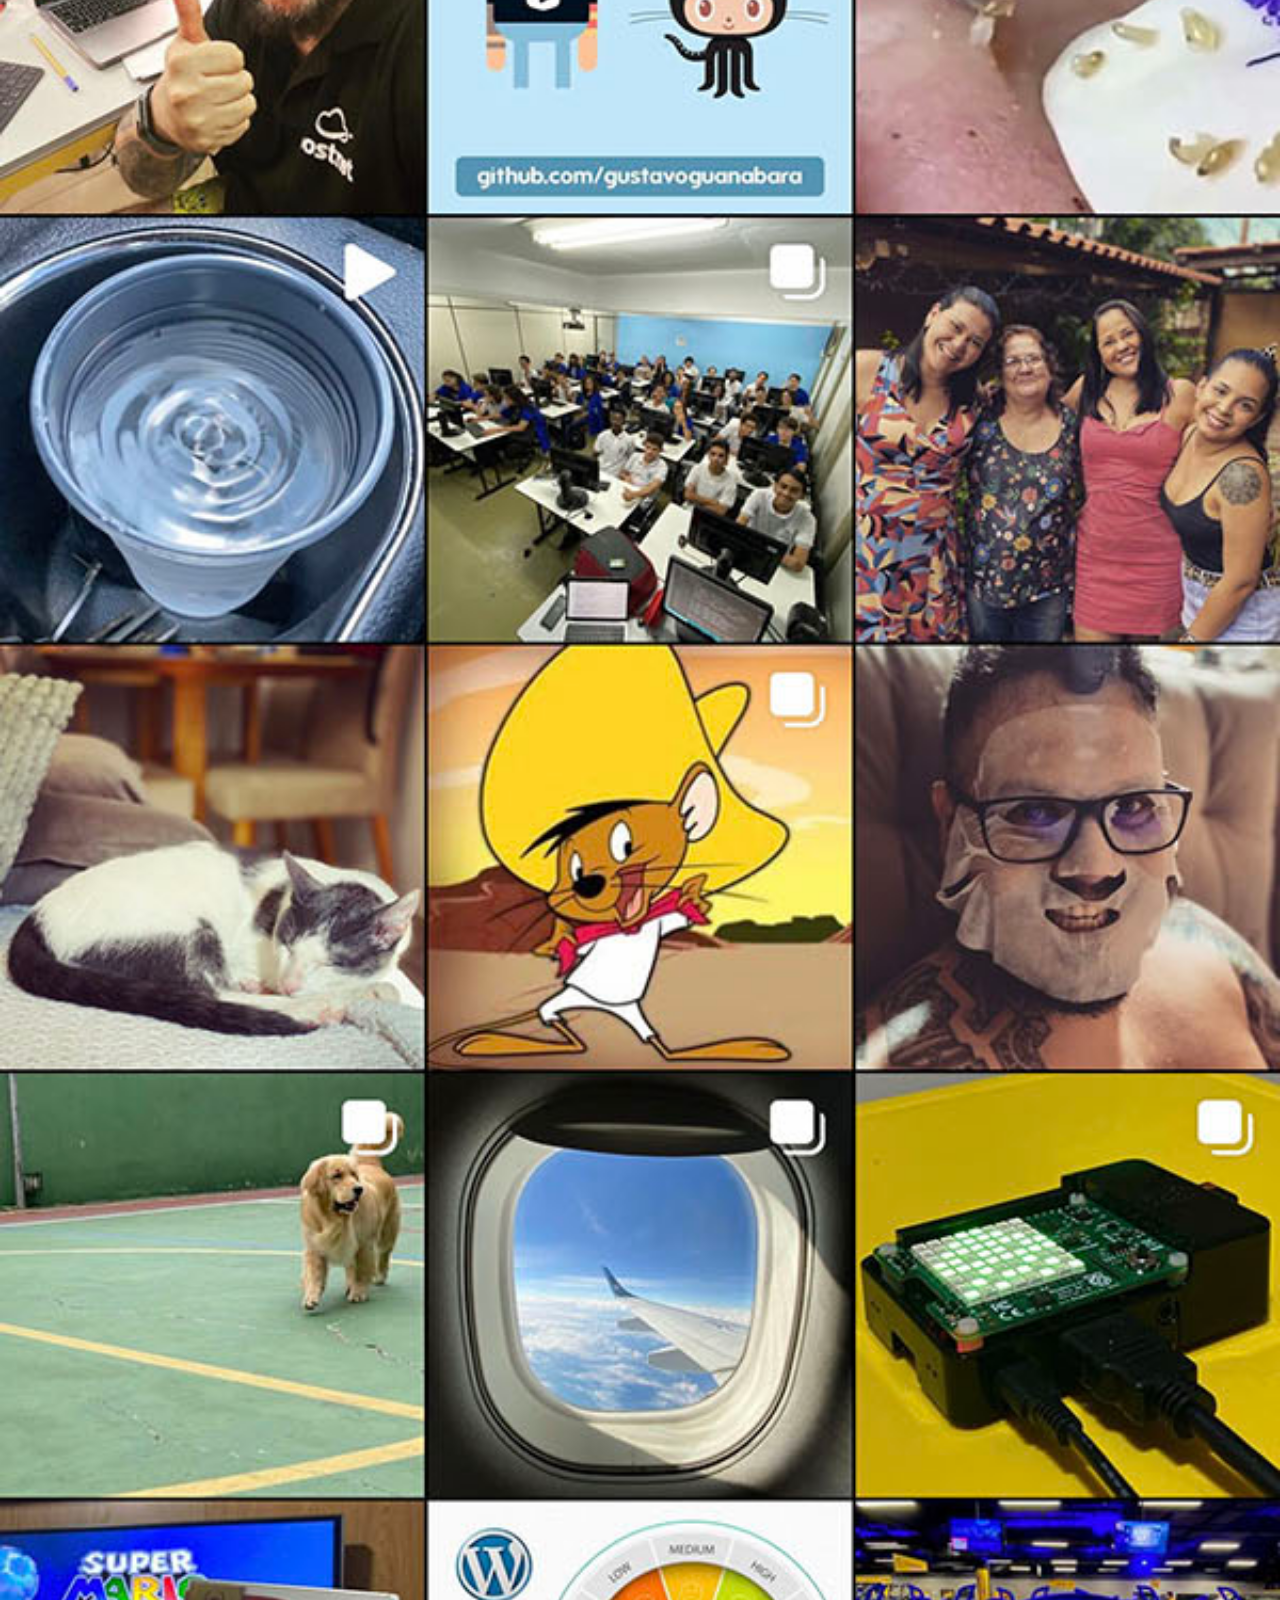
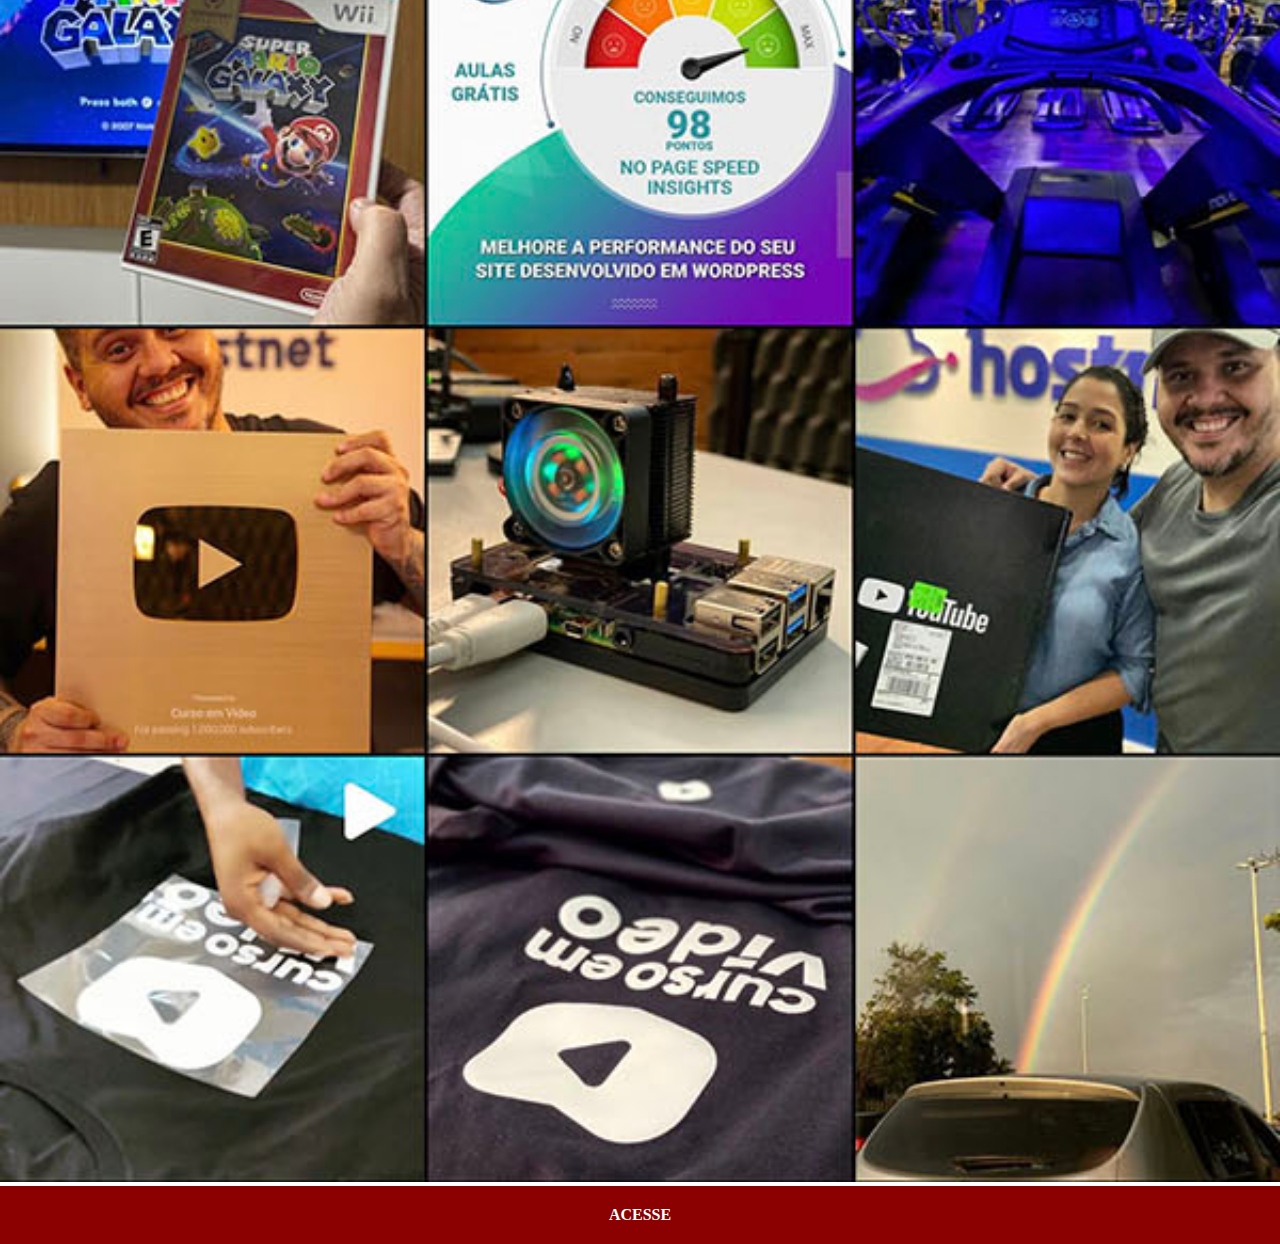
<file: instagram.html>
<!DOCTYPE html>
<html lang="pt-br">
<head>
    <meta charset="UTF-8">
    <meta http-equiv="X-UA-Compatible" content="IE=edge">
    <meta name="viewport" content="width=device-width, initial-scale=1.0">
    <title>Instagram</title>
    <link rel="stylesheet" href="style/social.css">
</head>
<body>
    <img src="imagens/tela-instagram.jpg" alt="Instagram">
    <a href="https://www.instagram.com/gustavoguanabara/" target="_blank">ACESSE</a>
</body>
</html>
</file>
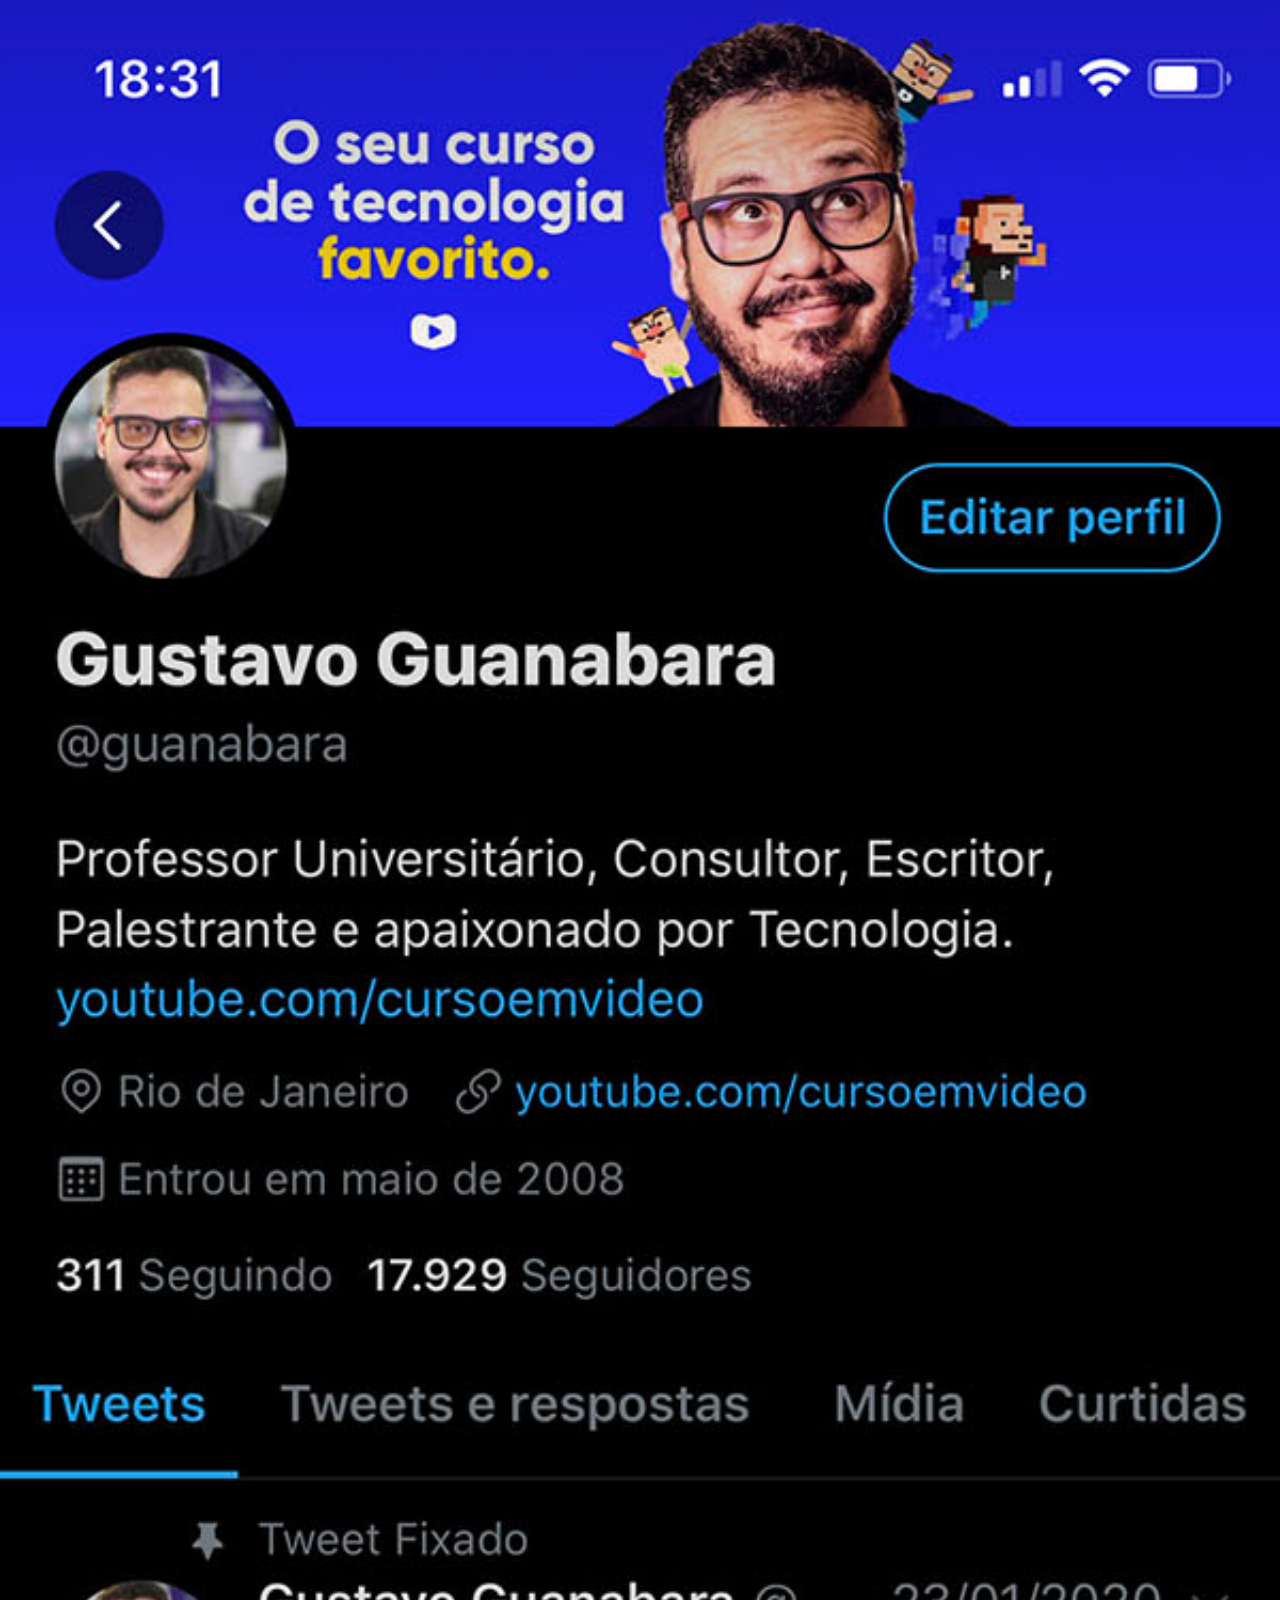
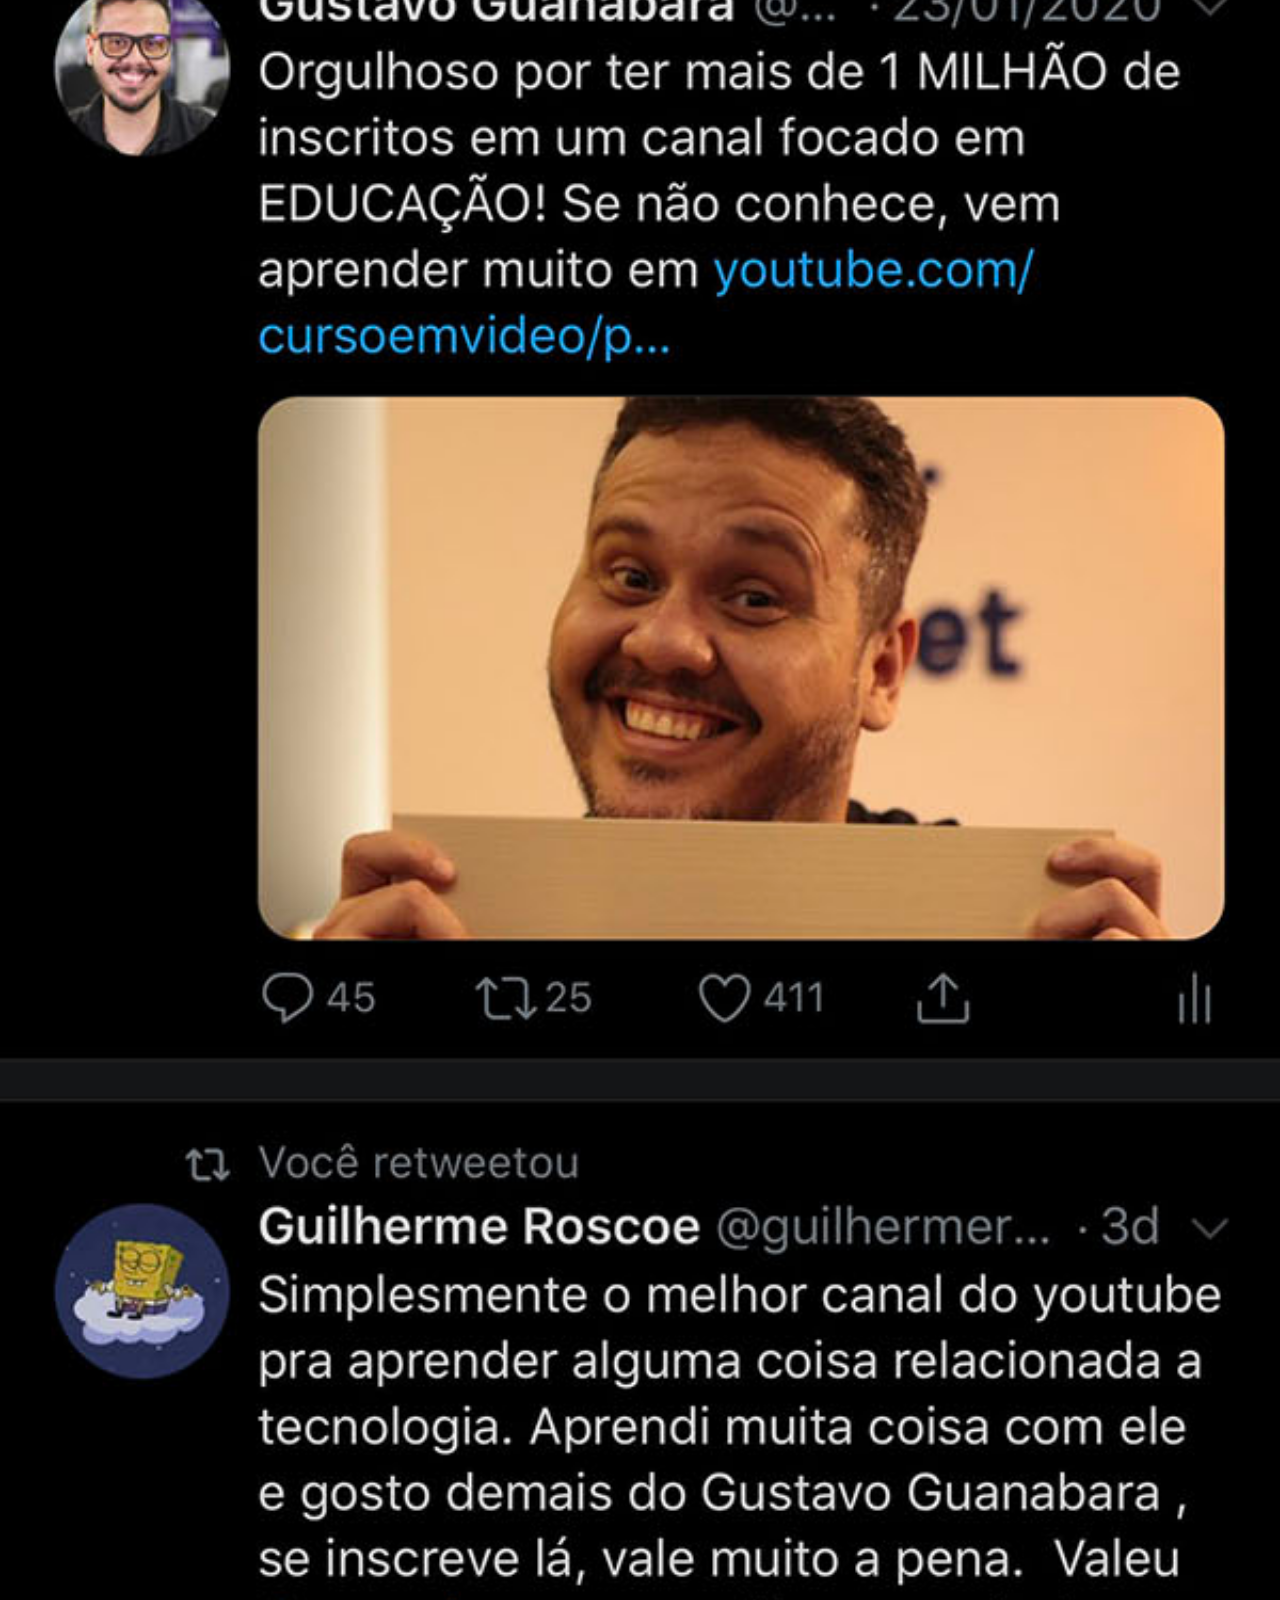
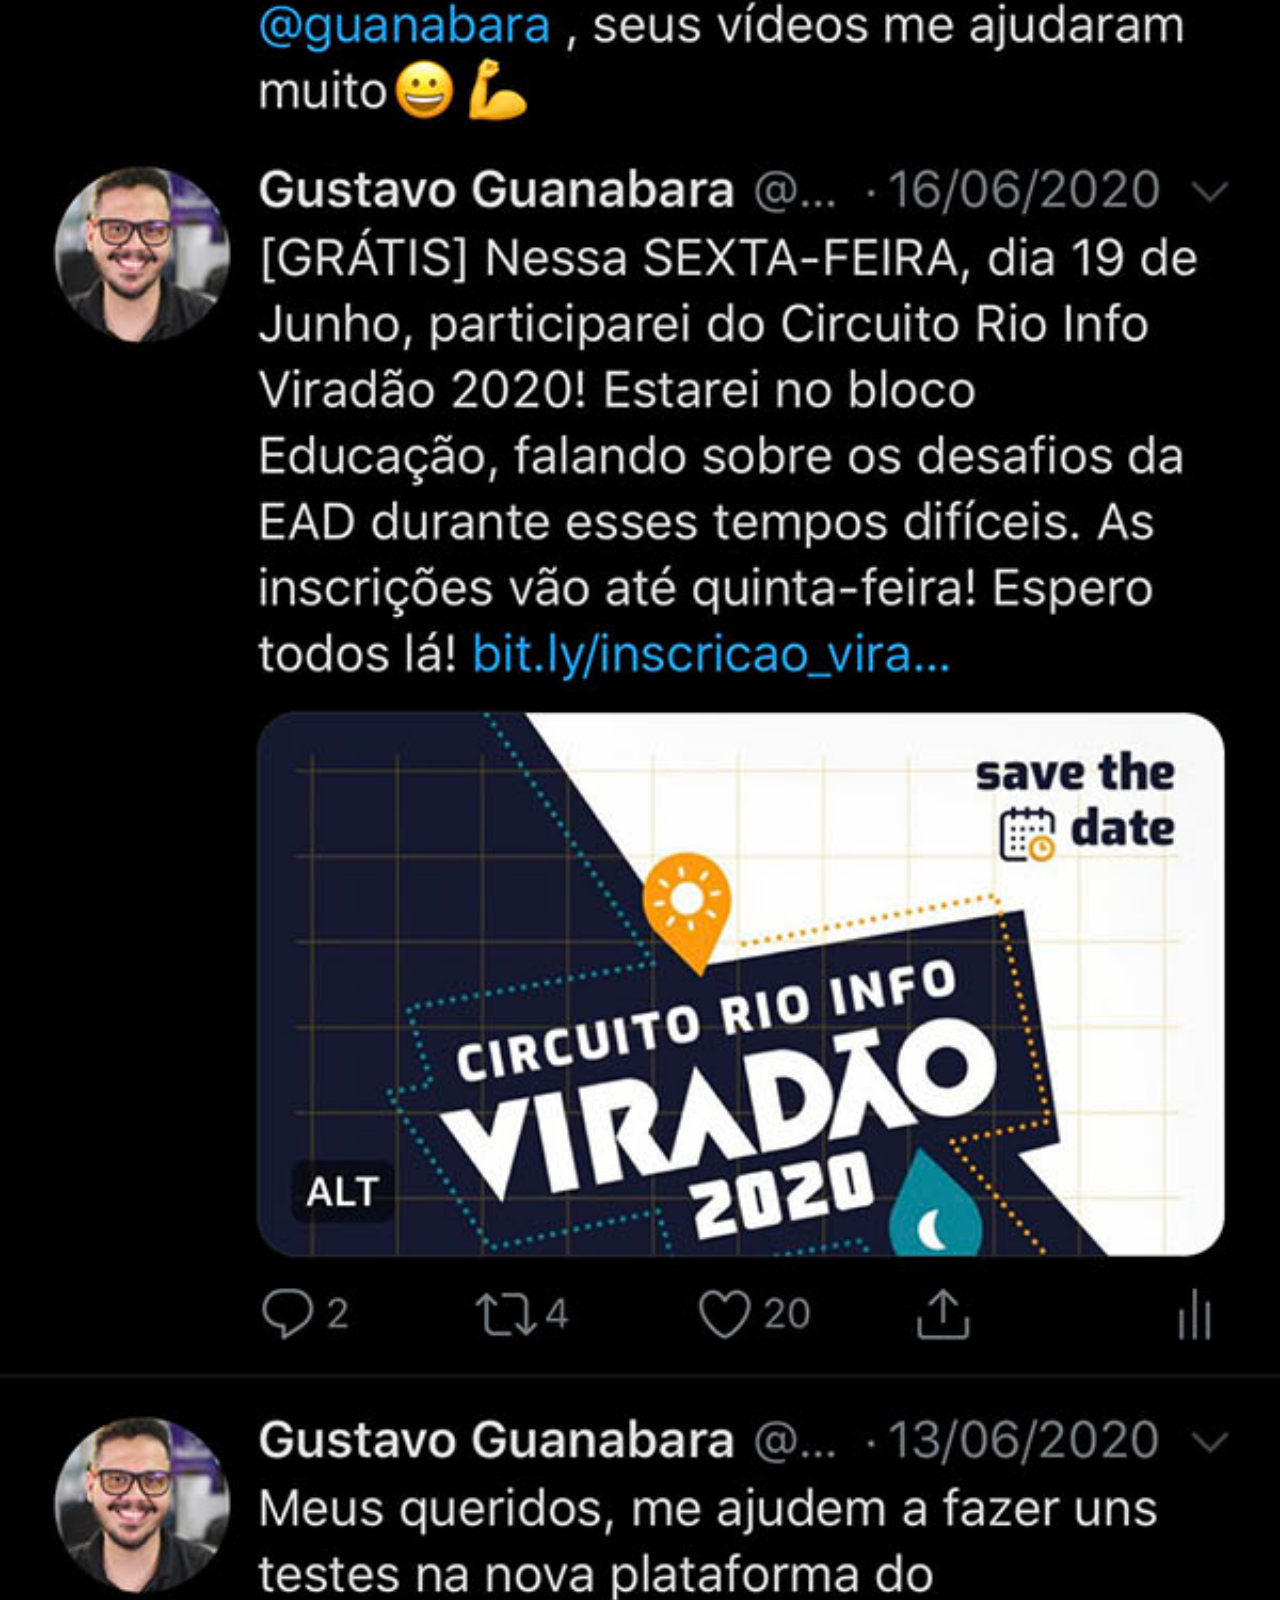
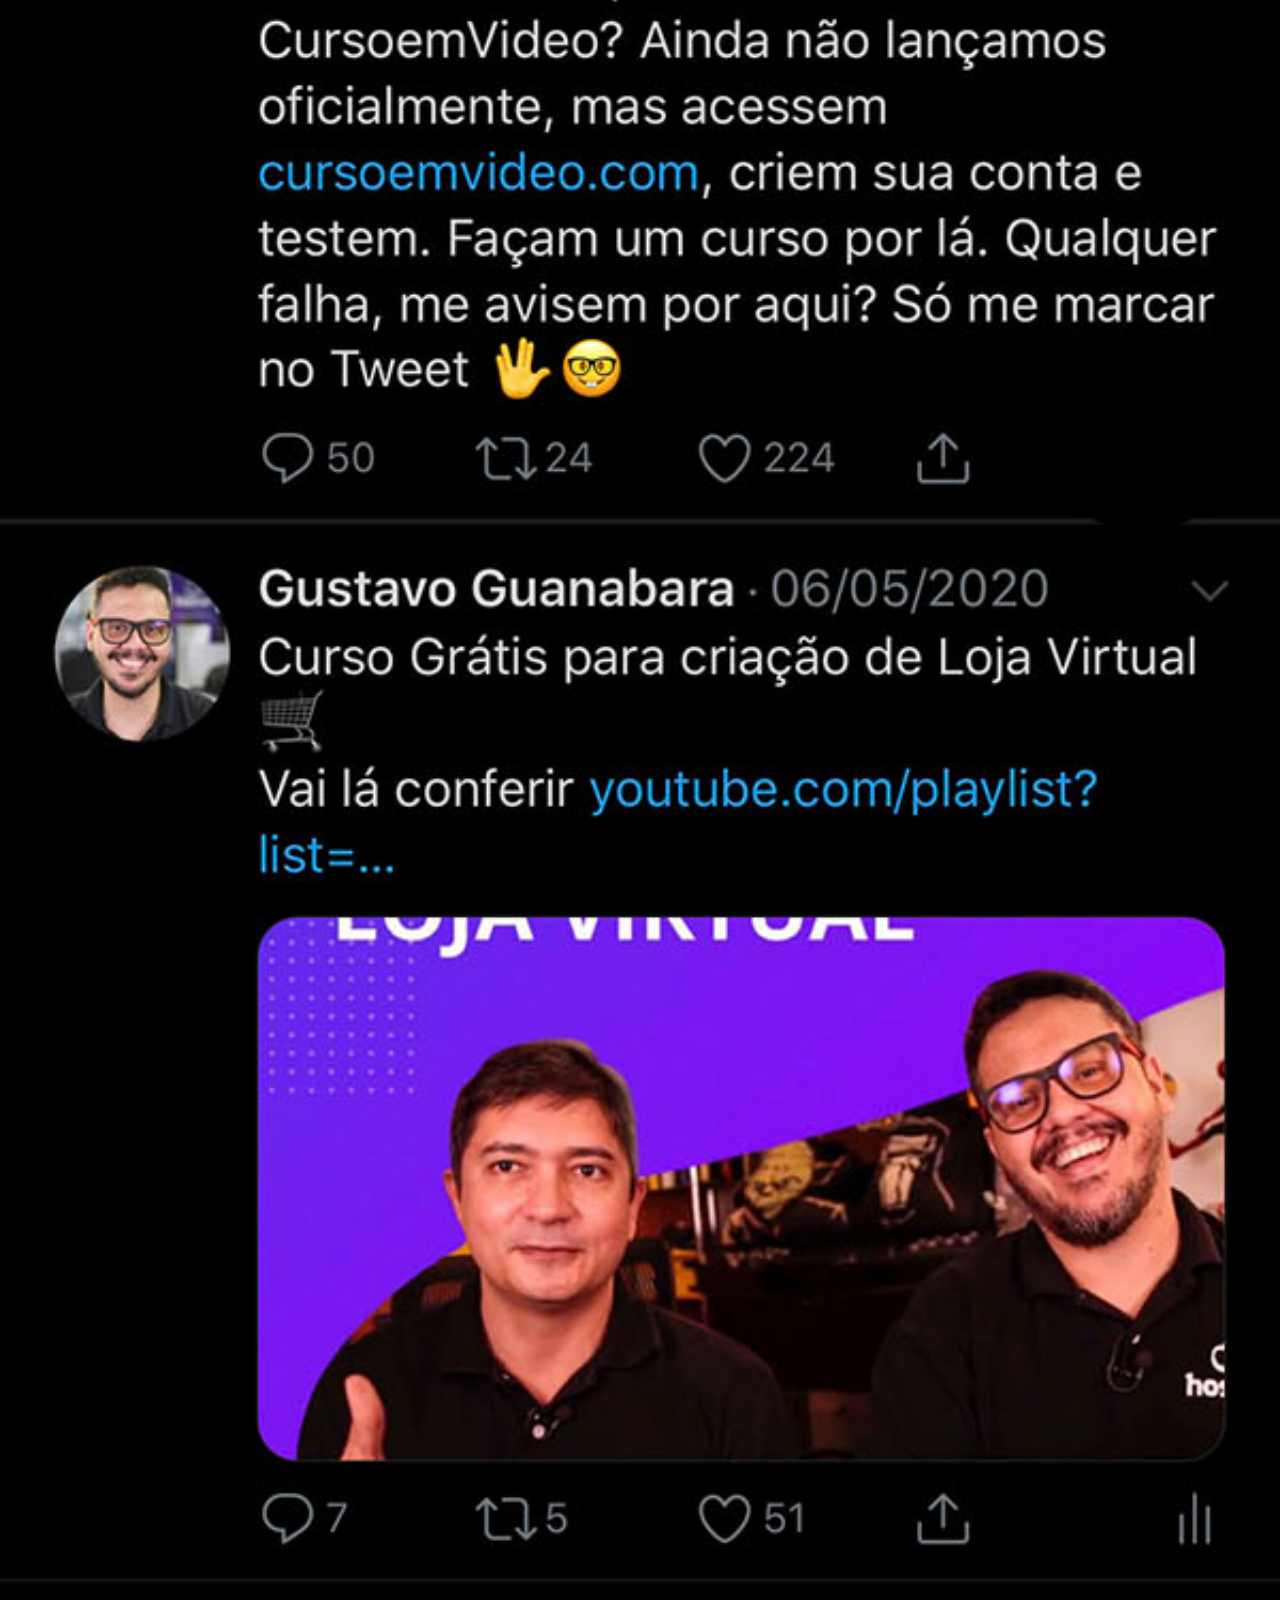
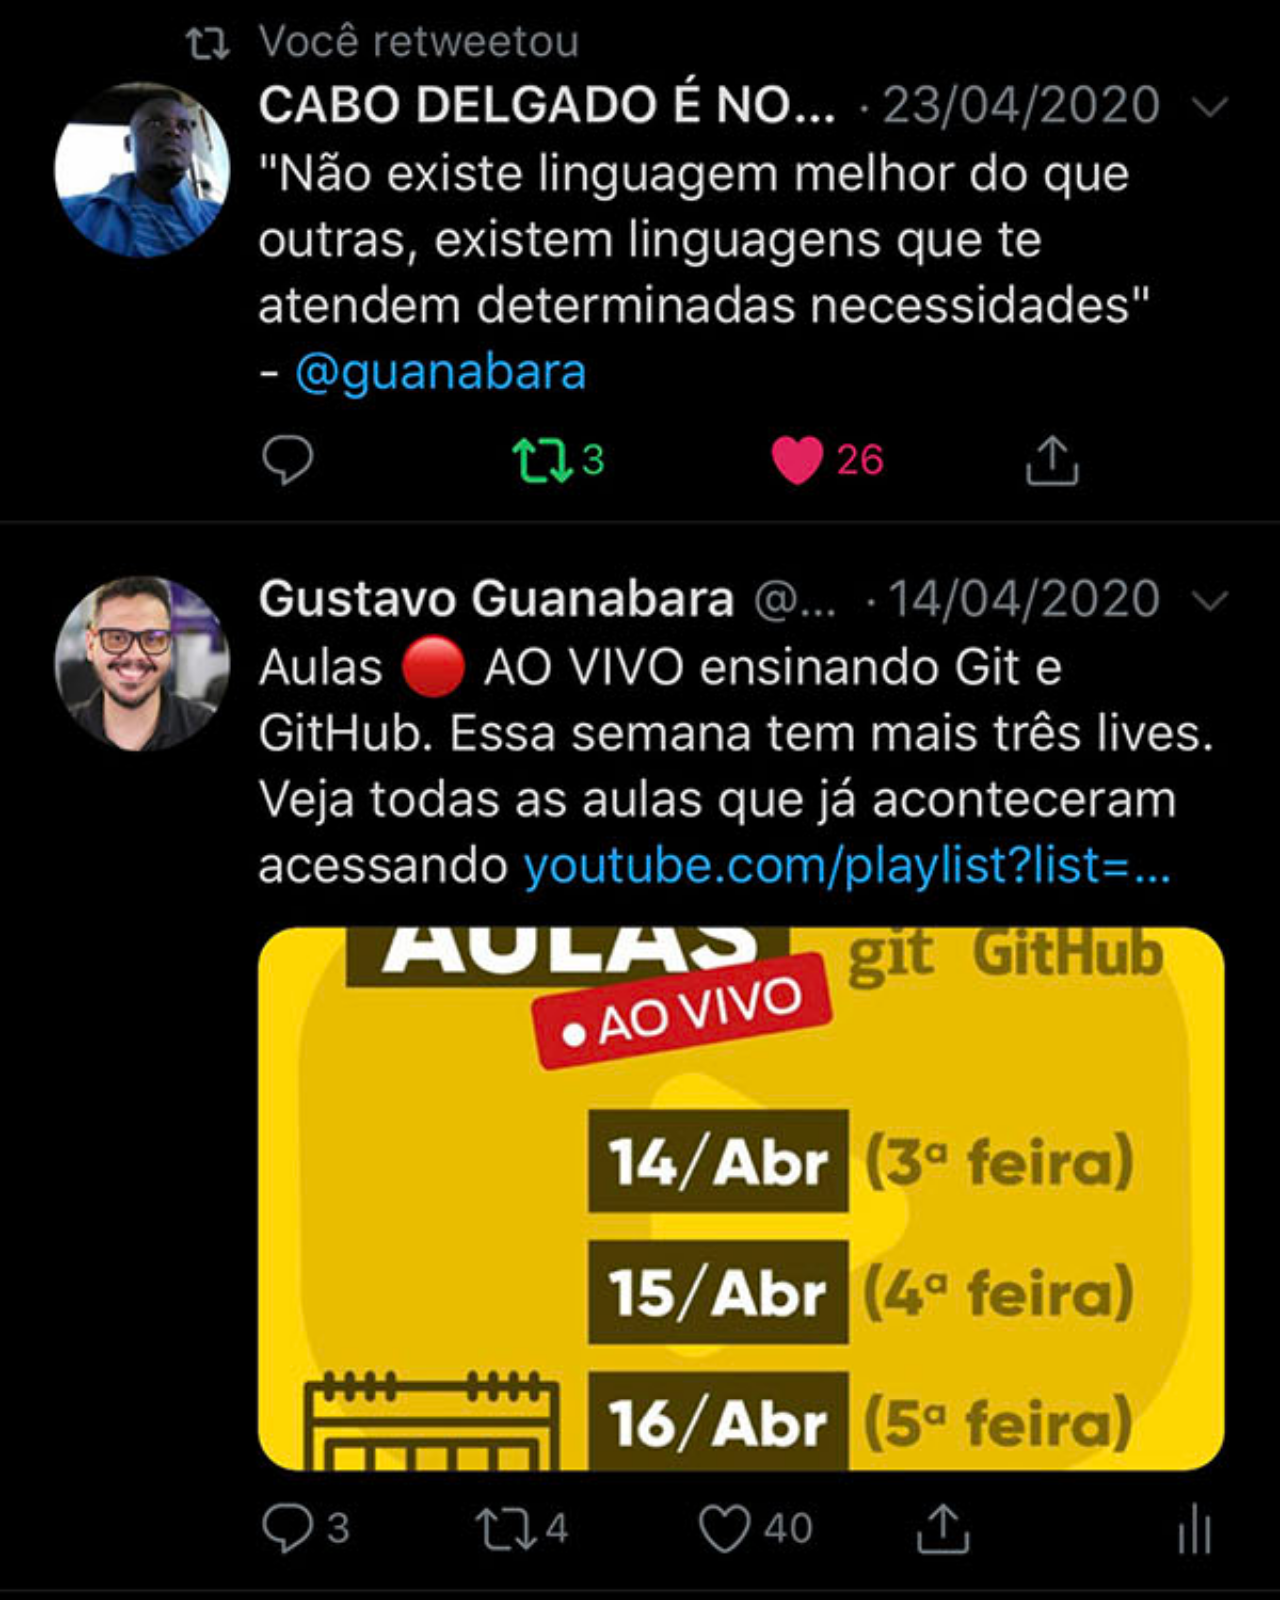
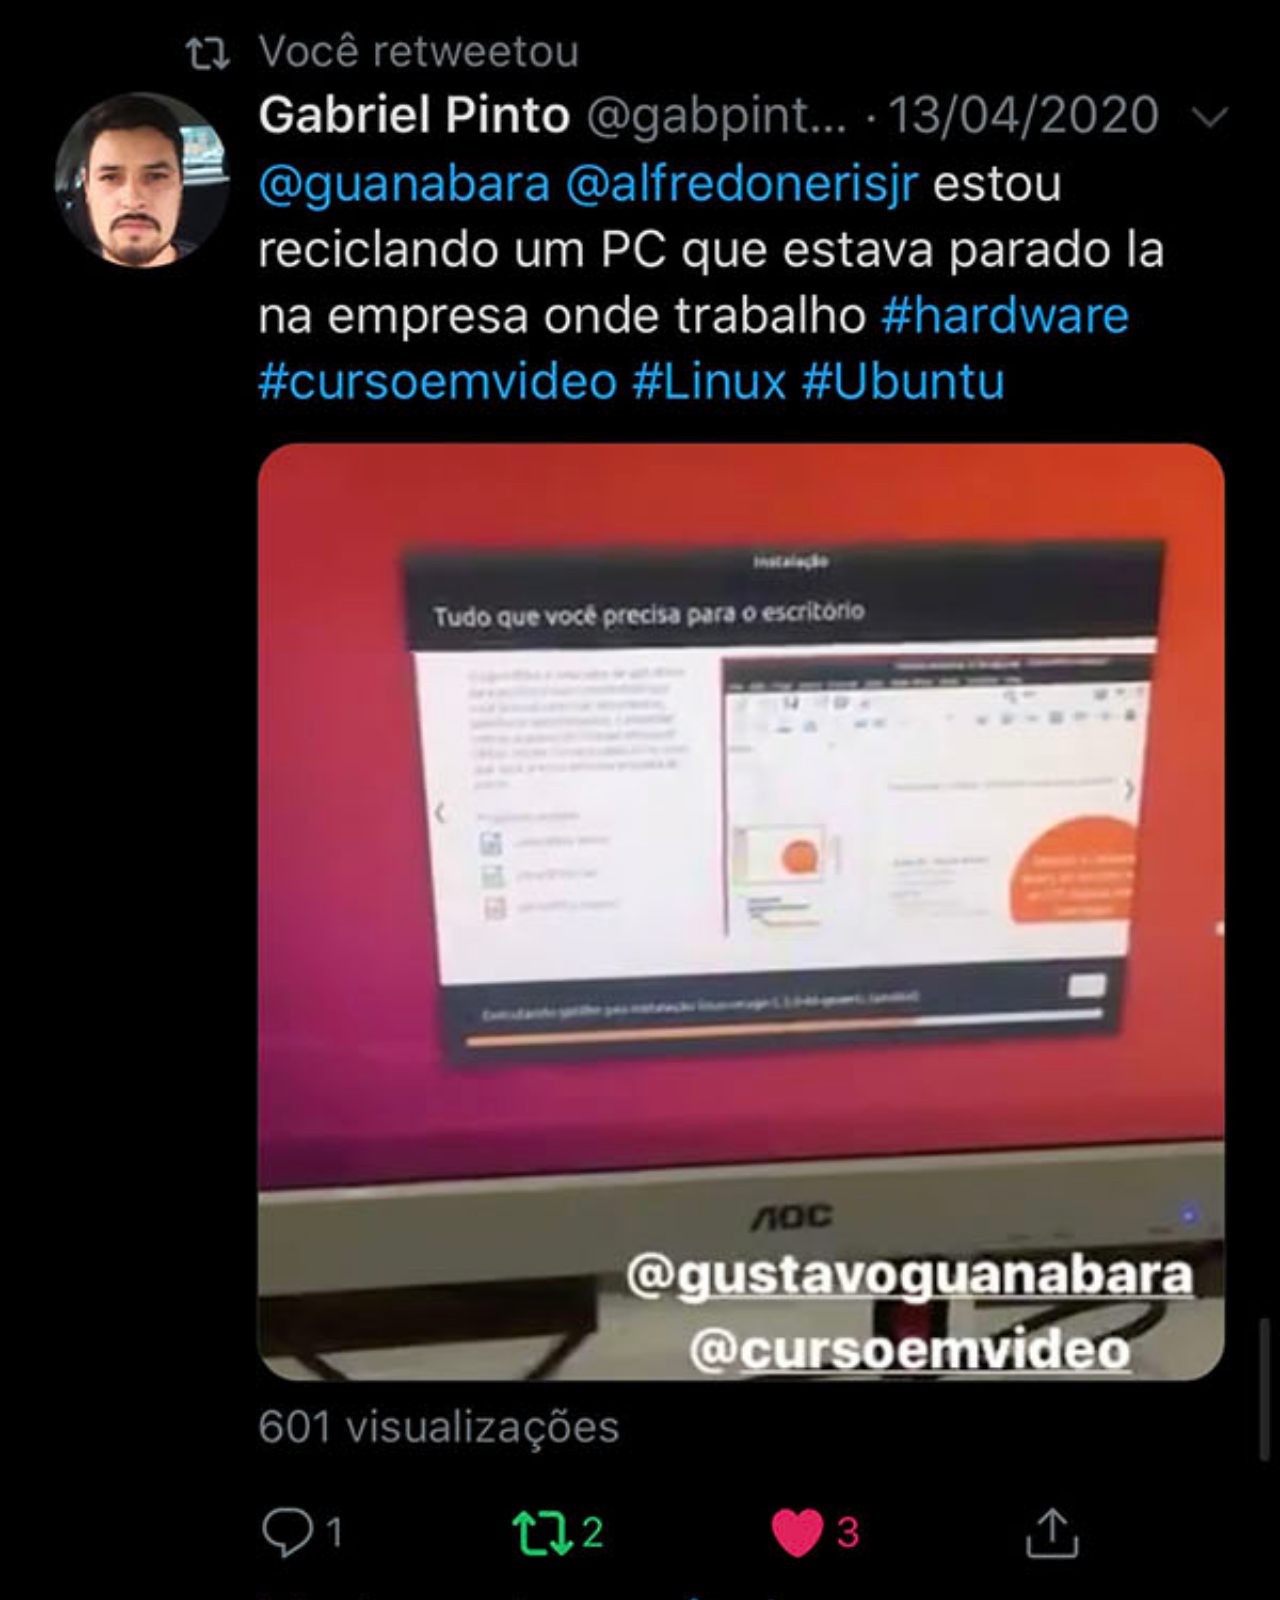
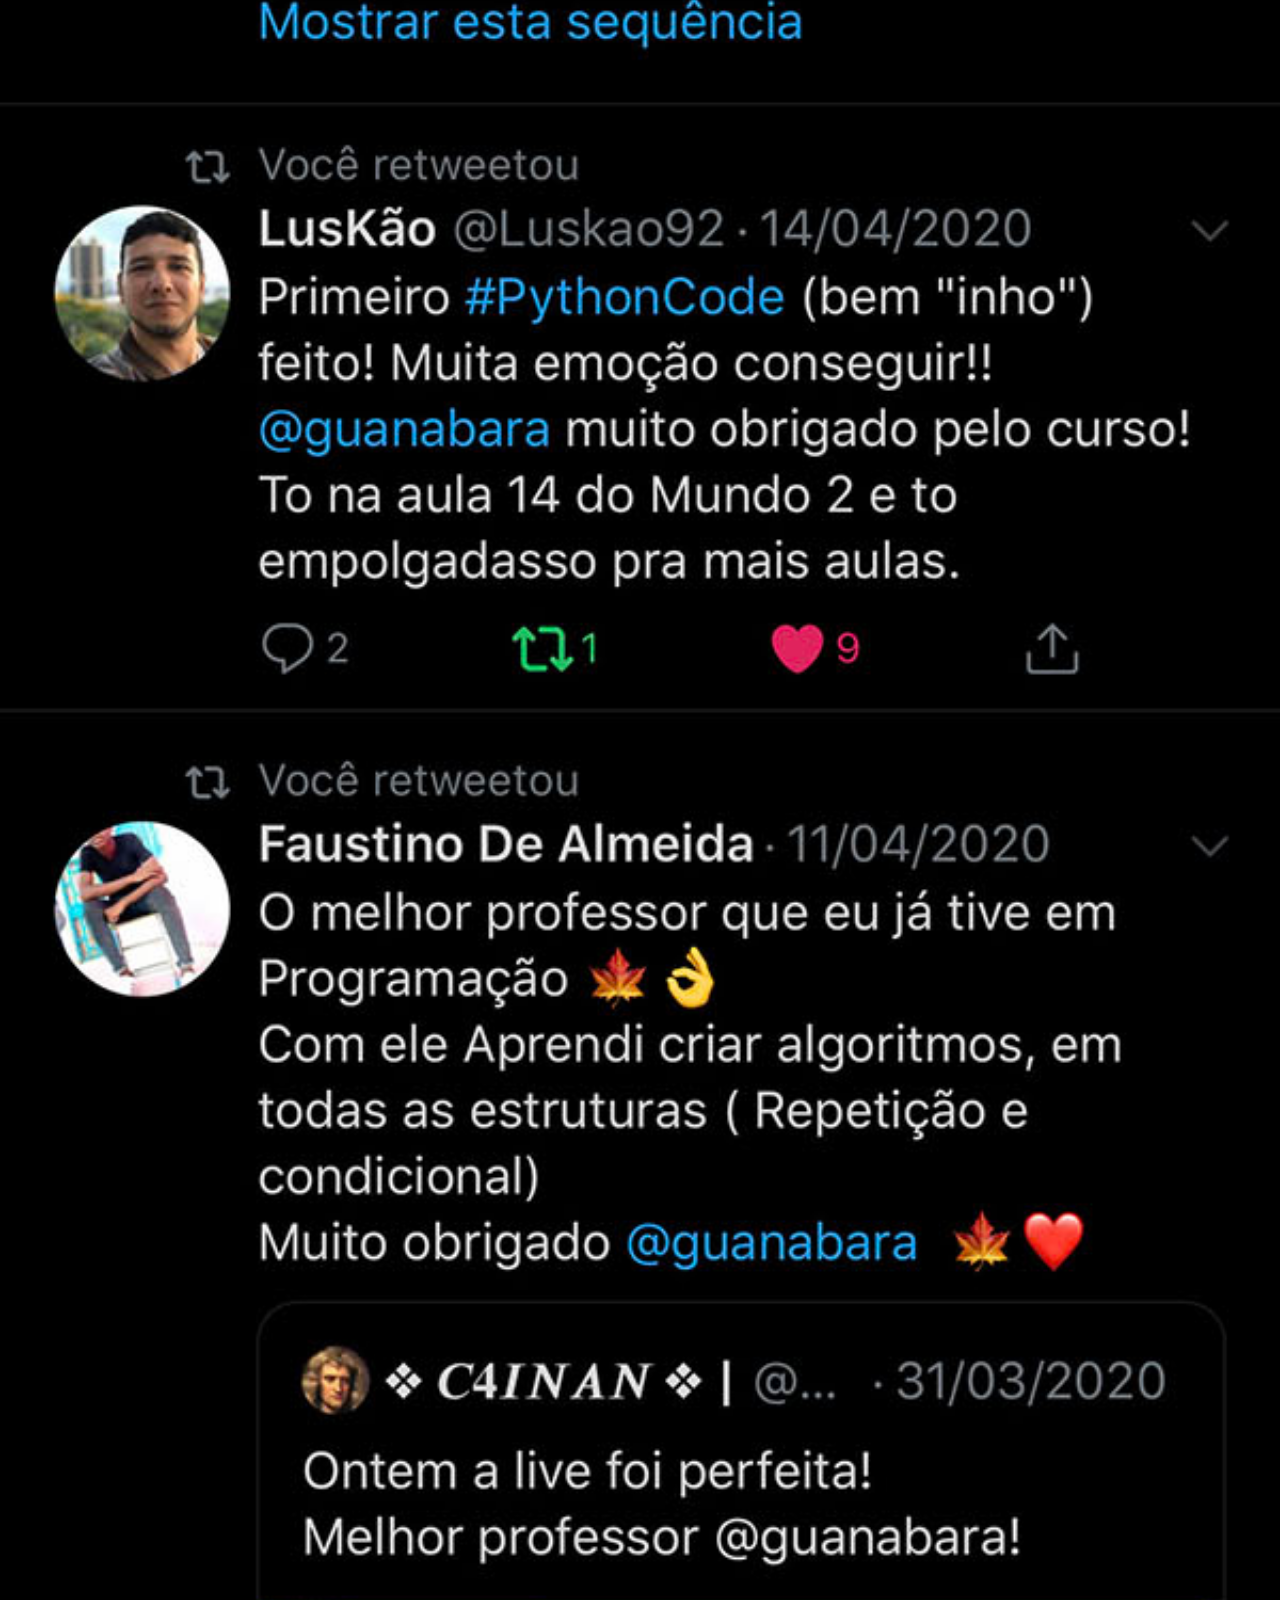
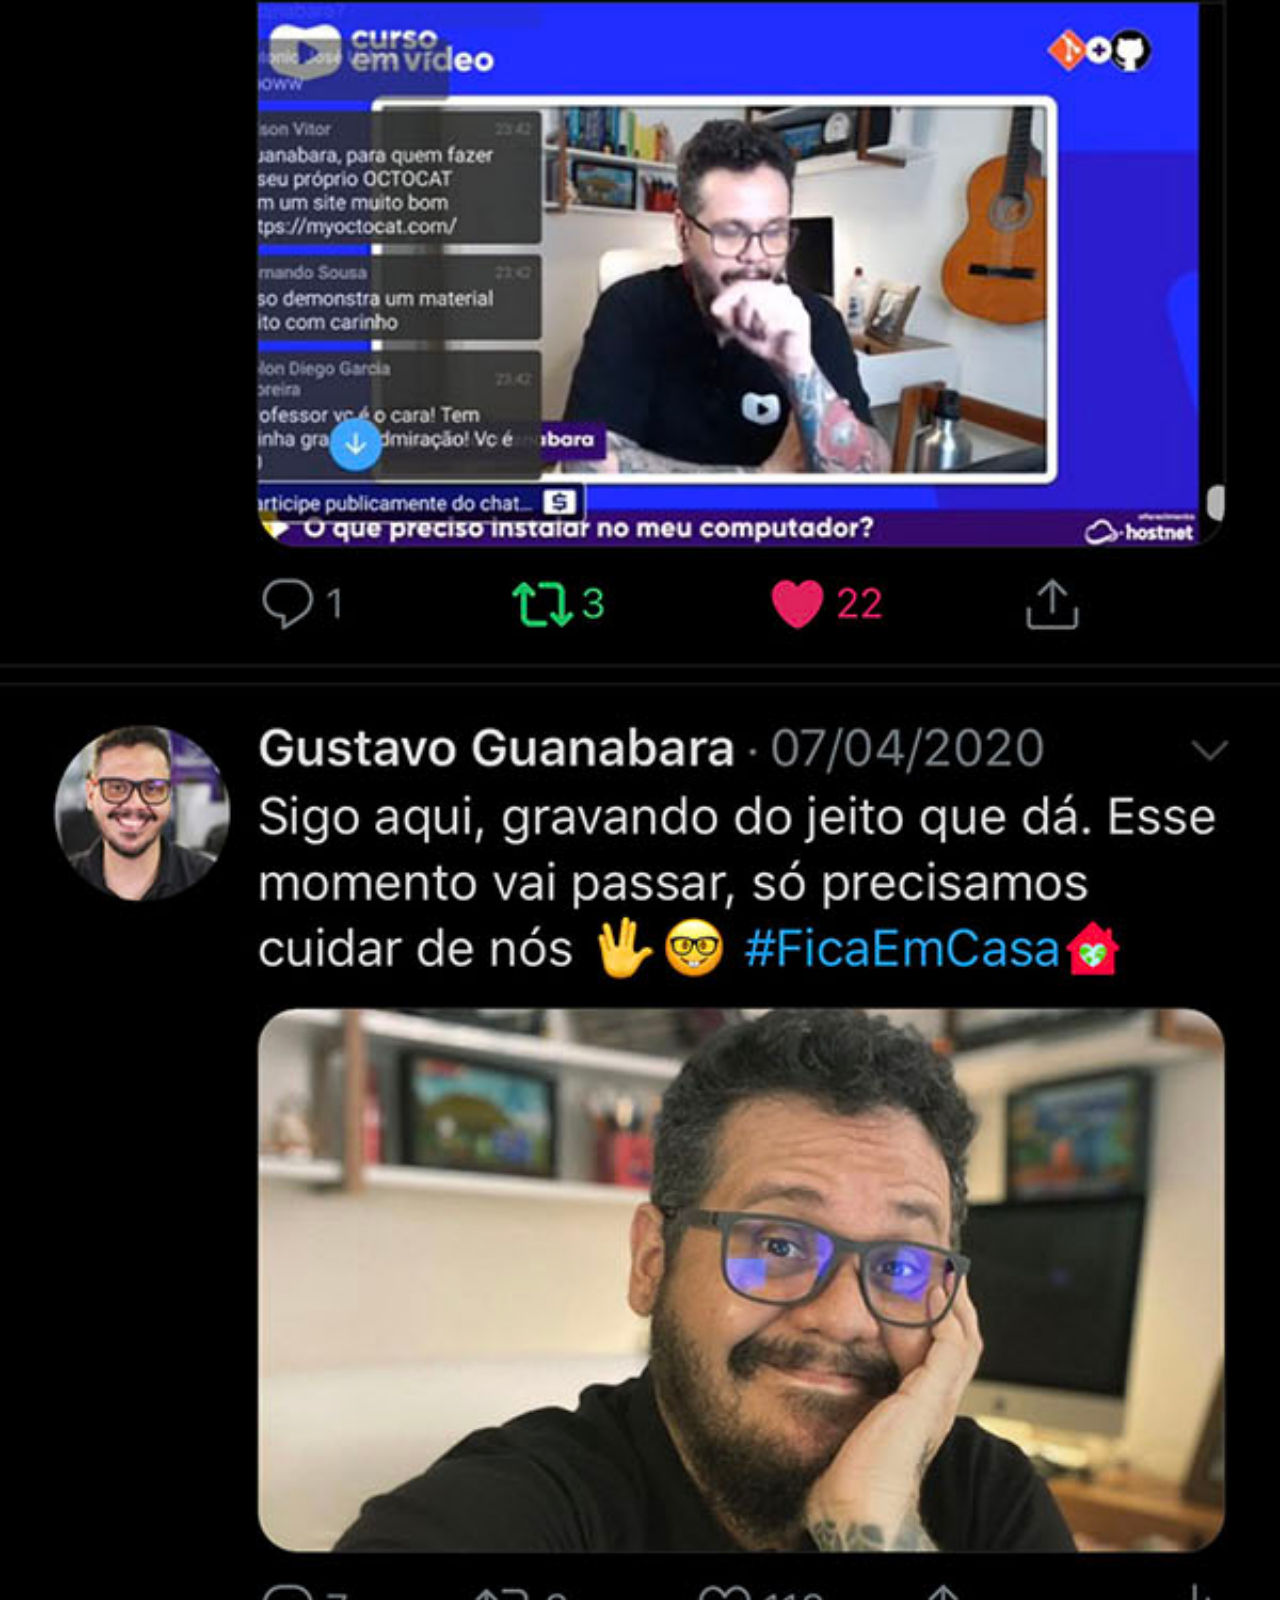
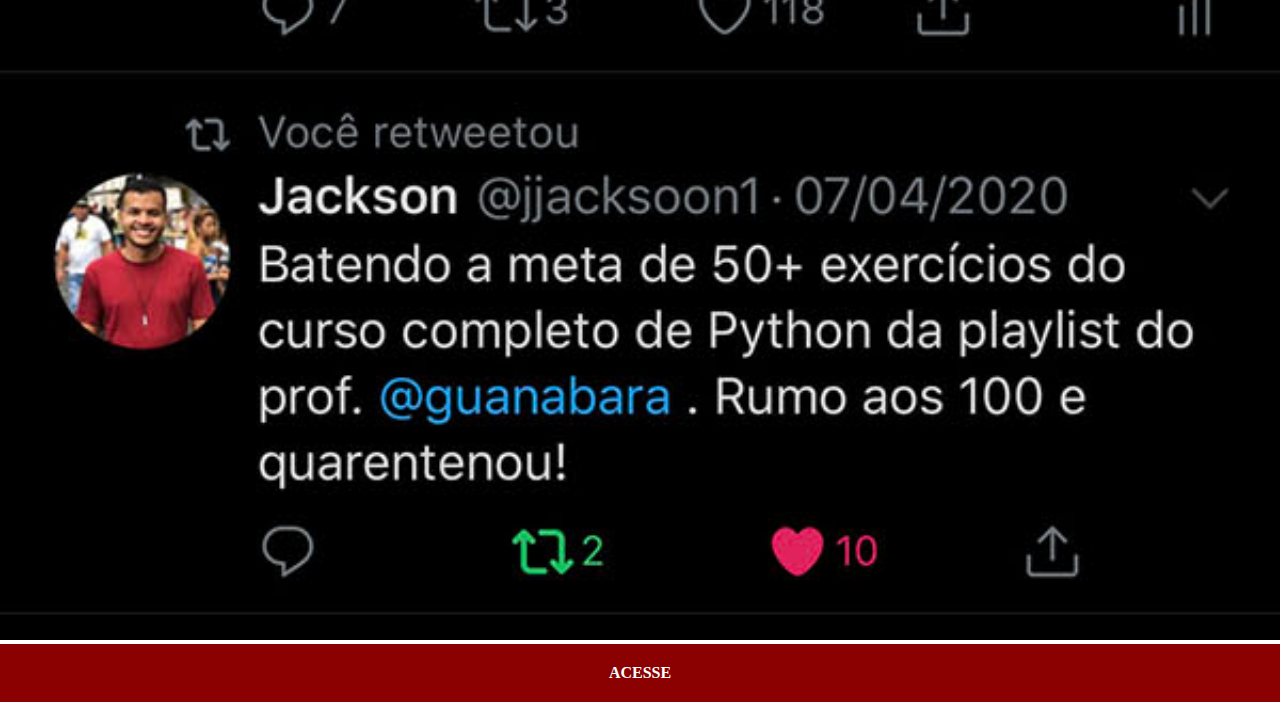
<file: twitter.html>
<!DOCTYPE html>
<html lang="pt-br">
<head>
    <meta charset="UTF-8">
    <meta http-equiv="X-UA-Compatible" content="IE=edge">
    <meta name="viewport" content="width=device-width, initial-scale=1.0">
    <title>Twitter</title>
    <link rel="stylesheet" href="style/social.css">
</head>
<body>
    <img src="imagens/tela-twitter.jpg" alt="Twitter">
    <a href="https://twitter.com/guanabara" target="_blank">ACESSE</a>
</body>
</html>
</file>
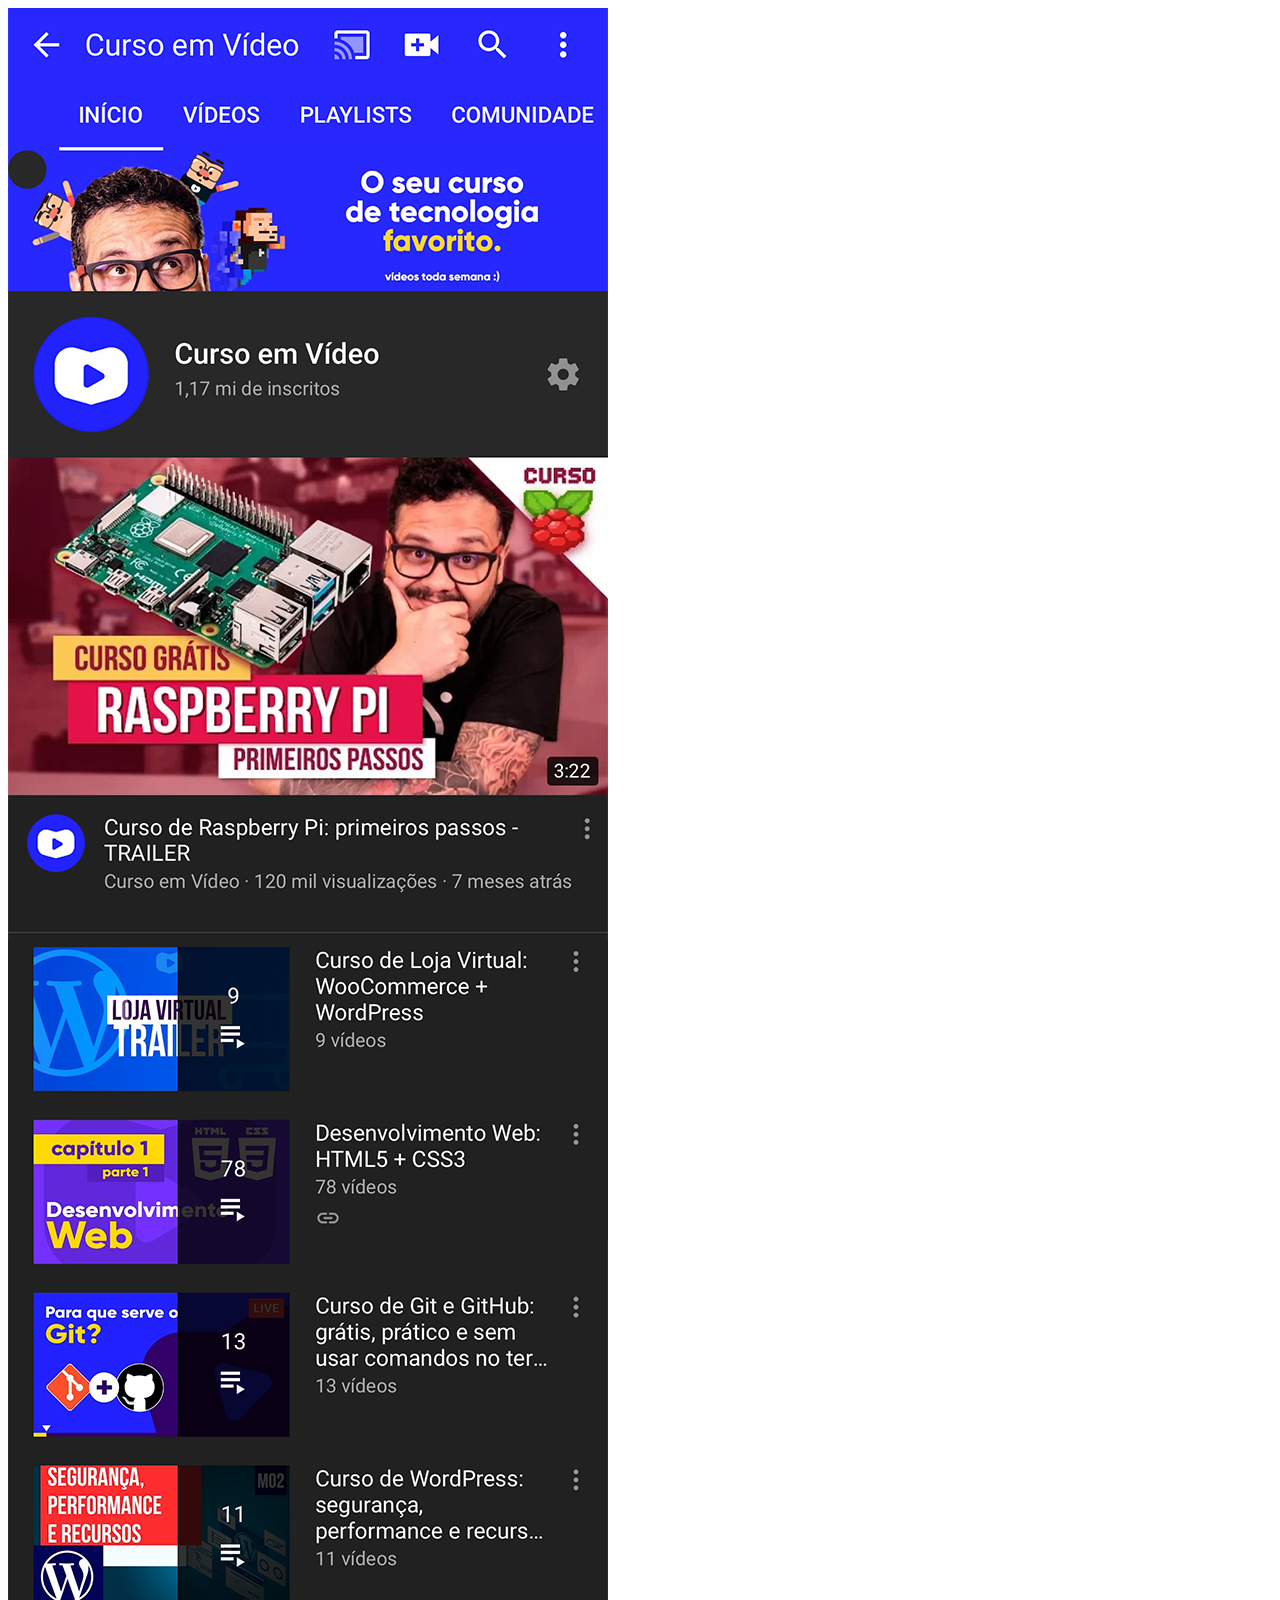
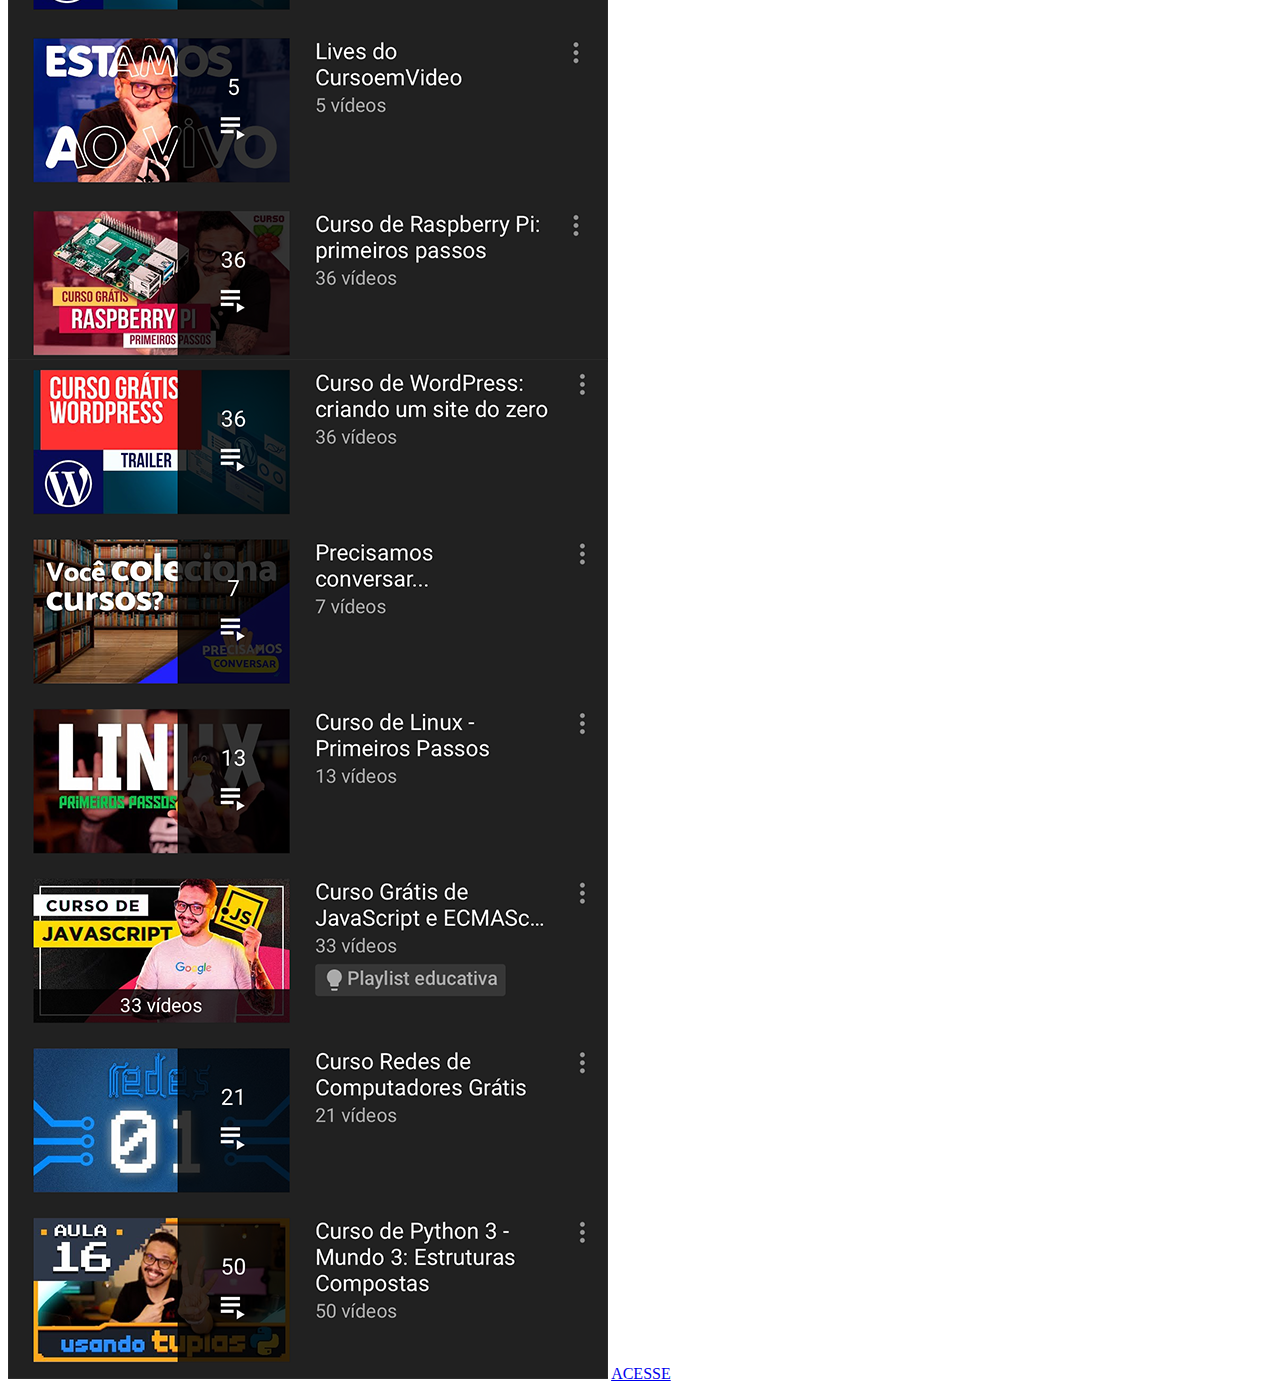
<file: youtube.html>
<!DOCTYPE html>
<html lang="pt-br">
<head>
    <meta charset="UTF-8">
    <meta http-equiv="X-UA-Compatible" content="IE=edge">
    <meta name="viewport" content="width=device-width, initial-scale=1.0">
    <title>YouTube</title>
    <style>

    </style>
</head>
<body>
    <img src="imagens/tela-youtube.png" alt="YouTube">
    <a href="https://www.youtube.com/@CursoemVideo/playlists" target="_blank">ACESSE</a>
</body>
</html>
</file>
<file: style/style.css>
@charset "UTF-8";

* {
    margin: 0px;
    padding: 0px;
    font-family: Arial, Helvetica, sans-serif;
}

html , body {
    height: 100vh;
    width: 100vw;
    background-color: black;
}

body {
    background: url(../imagens/fundo-madeira.jpg) no-repeat top center;
    background-size: cover;
    background-attachment: fixed;
}

main {
    height: 100vh;
    position: relative;
} 

section#telefone {
    position: absolute;
    top: 50%;
    left: 50%;
    transform: translate(-50%, -50%);

    height: 627px;
    width: 311px;
    background: url(../imagens/frame-iphone.png) no-repeat;
}

iframe#tela {
    position: relative;
    top: 80px;
    left: 22px;
    width: 267px;
    height: 471px;

}

section#redes-sociais {
    text-align: right;
}

section#redes-sociais img {
    width: 50px;
    margin: 10px;
    border-radius: 50%;
    box-shadow: 2px 2px 5px rgba(0, 0, 0, 0.493);
    box-sizing: border-box;
} 

section#redes-sociais img:hover {
    border: 2px solid rgba(255, 255, 255, 0.603);
    transform: translate(-3px, -3px);
    box-shadow: 5px 5px 5px rgba(0, 0, 0, 0.384);
    transition: transform .5s, border .2s;
}
</file>
<file: style/social.css>
@charset "UTF-8";

* {
    margin: 0px;
    padding: 0px;
}

::-webkit-scrollbar {
    width: 0px;
    height: 0px;
}

img {
    width: 100vw;
}

a {
    display: block;
    background-color: darkred;
    color: white;
    padding: 20px;
    text-align: center;
    font-weight: bolder;
    text-decoration: none;
}

a:hover {
    background-color: red;
}
</file>
